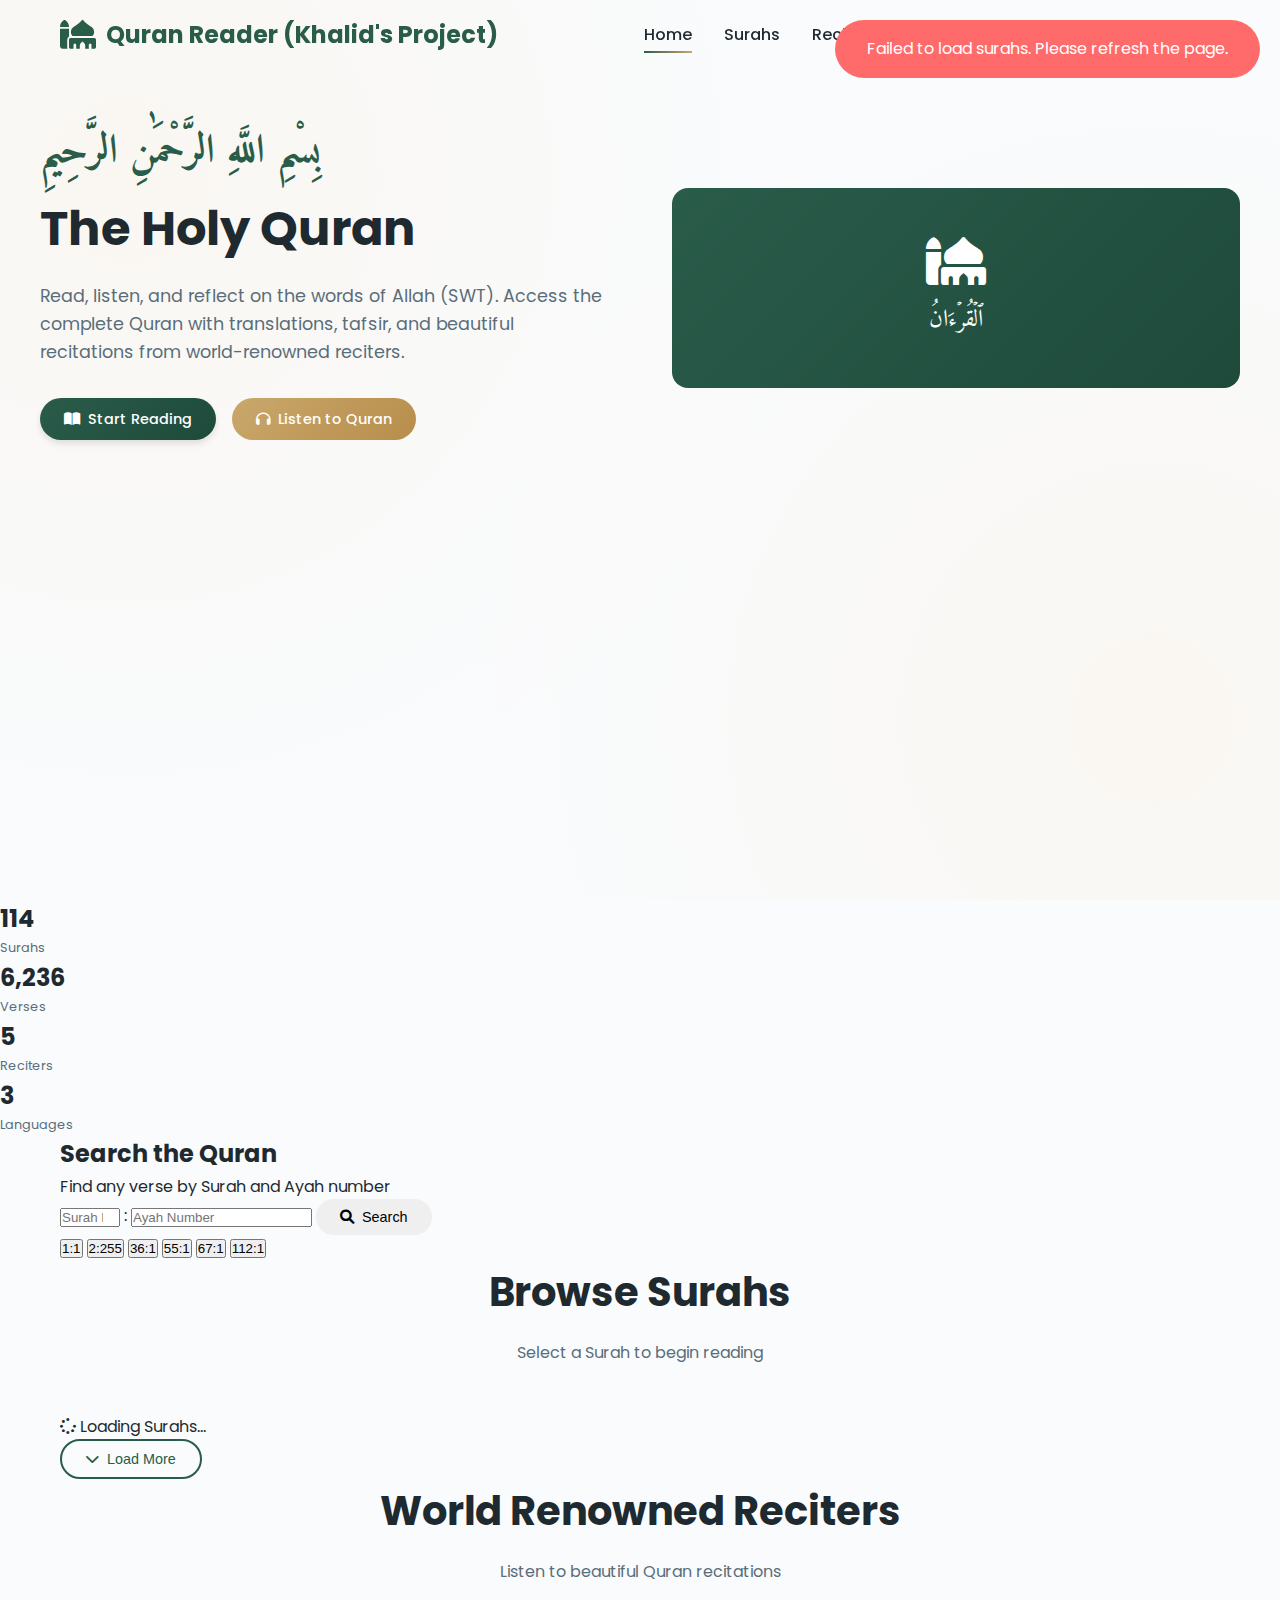
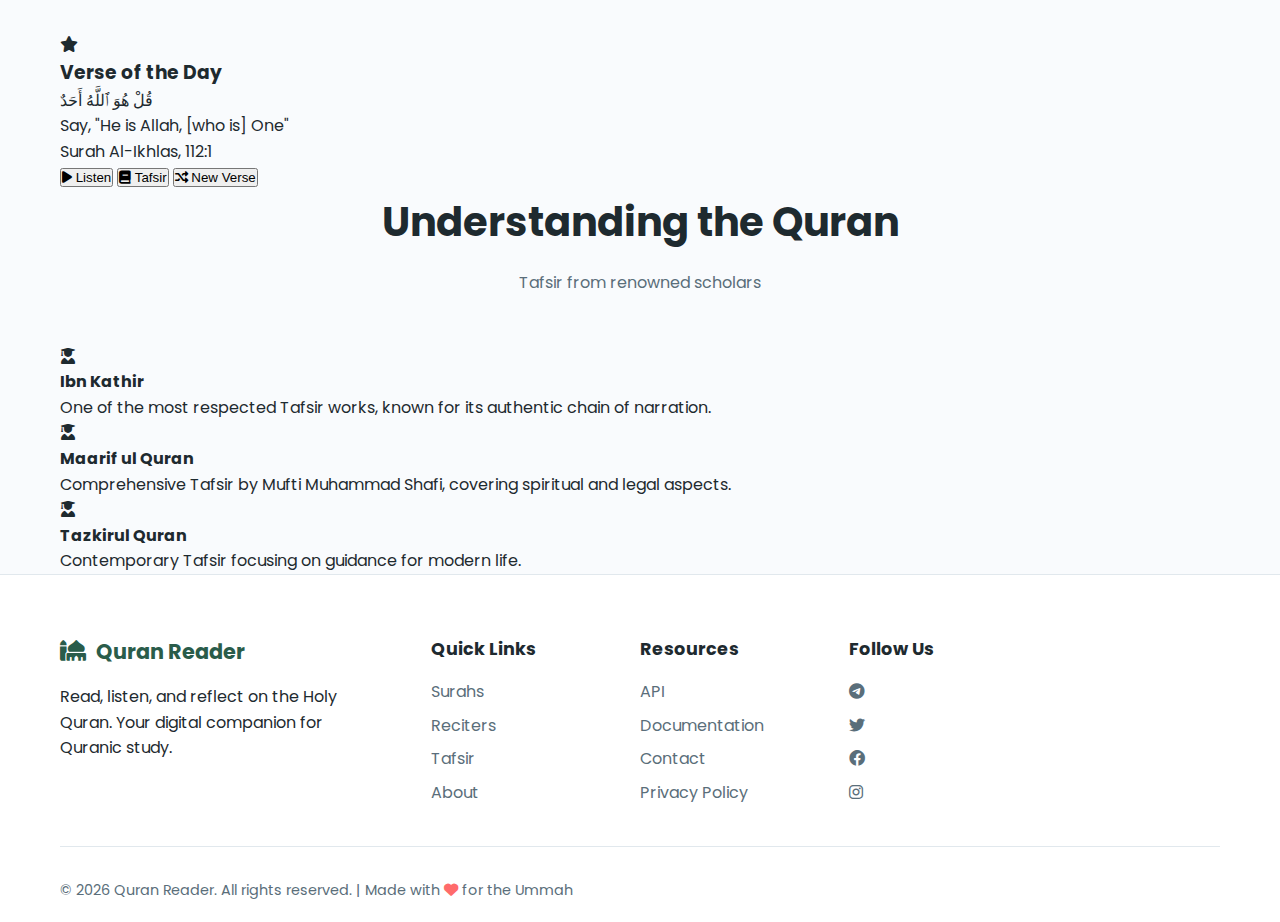
<file: index.html>
<!DOCTYPE html>
<html lang="en">
<head>
    <meta charset="UTF-8">
    <meta name="viewport" content="width=device-width, initial-scale=1.0">
    <title>Quran Reader - Read & Listen to the Holy Quran (Khalid's Project)</title>
    <meta name="description" content="Read, listen, and reflect on the Holy Quran with translations, tafsir, and audio recitations from multiple reciters.">
    <link rel="stylesheet" href="styles.css">
    <link href="https://fonts.googleapis.com/css2?family=Amiri:wght@400;700&family=Poppins:wght@300;400;500;600;700&display=swap" rel="stylesheet">
    <link rel="stylesheet" href="https://cdnjs.cloudflare.com/ajax/libs/font-awesome/6.0.0/css/all.min.css">
</head>
<body>
    <!-- Header & Navigation -->
    <header class="header">
        <nav class="navbar">
            <div class="nav-container">
                <div class="nav-logo">
                    <i class="fas fa-mosque"></i>
                    <span>Quran Reader (Khalid's Project)</span>
                </div>
                <div class="nav-menu">
                    <a href="index.html" class="active">Home</a>
                    <a href="#surahs">Surahs</a>
                    <a href="#reciters">Reciters</a>
                    <a href="#tafsir">Tafsir</a>
                    <a href="#about">About</a>
                </div>
                <div class="nav-actions">
                    <button class="theme-toggle" id="themeToggle">
                        <i class="fas fa-moon"></i>
                    </button>
                    <button class="menu-toggle" id="menuToggle">
                        <i class="fas fa-bars"></i>
                    </button>
                </div>
            </div>
        </nav>
    </header>

    <!-- Hero Section -->
    <section class="hero">
        <div class="hero-content">
            <div class="hero-text">
                <h1 class="arabic">بِسْمِ اللَّهِ الرَّحْمَٰنِ الرَّحِيمِ</h1>
                <h2>The Holy Quran</h2>
                <p>Read, listen, and reflect on the words of Allah (SWT). Access the complete Quran with translations, tafsir, and beautiful recitations from world-renowned reciters.</p>
                <div class="hero-buttons">
                    <a href="#surahs" class="btn btn-primary">
                        <i class="fas fa-book-open"></i>
                        Start Reading
                    </a>
                    <a href="#reciters" class="btn btn-secondary">
                        <i class="fas fa-headphones"></i>
                        Listen to Quran
                    </a>
                </div>
            </div>
            <div class="hero-image">
                <div class="quran-ornament">
                    <i class="fas fa-mosque"></i>
                    <div class="ornament-text">ٱلۡقُرۡءَانُ</div>
                </div>
            </div>
        </div>
    </section>

    <!-- Stats Section -->
    <section class="stats">
        <div class="stats-container">
            <div class="stat-item">
                <div class="stat-number" id="totalSurahs">114</div>
                <div class="stat-label">Surahs</div>
            </div>
            <div class="stat-item">
                <div class="stat-number" id="totalVerses">6,236</div>
                <div class="stat-label">Verses</div>
            </div>
            <div class="stat-item">
                <div class="stat-number" id="totalReciters">5</div>
                <div class="stat-label">Reciters</div>
            </div>
            <div class="stat-item">
                <div class="stat-number" id="totalTranslations">3</div>
                <div class="stat-label">Languages</div>
            </div>
        </div>
    </section>

    <!-- Search Section -->
    <section class="search-section">
        <div class="container">
            <div class="search-header">
                <h2>Search the Quran</h2>
                <p>Find any verse by Surah and Ayah number</p>
            </div>
            <div class="search-box">
                <div class="search-input-wrapper">
                    <input type="number" id="surahInput" placeholder="Surah Number (1-114)" min="1" max="114">
                    <span class="separator">:</span>
                    <input type="number" id="ayahInput" placeholder="Ayah Number" min="1">
                    <button class="btn btn-search" onclick="searchVerse()">
                        <i class="fas fa-search"></i>
                        Search
                    </button>
                </div>
                <div class="quick-search">
                    <button onclick="quickVerse(1,1)">1:1</button>
                    <button onclick="quickVerse(2,255)">2:255</button>
                    <button onclick="quickVerse(36,1)">36:1</button>
                    <button onclick="quickVerse(55,1)">55:1</button>
                    <button onclick="quickVerse(67,1)">67:1</button>
                    <button onclick="quickVerse(112,1)">112:1</button>
                </div>
            </div>
        </div>
    </section>

    <!-- Featured Surahs -->
    <section id="surahs" class="featured-surahs">
        <div class="container">
            <div class="section-header">
                <h2>Browse Surahs</h2>
                <p>Select a Surah to begin reading</p>
            </div>
            <div class="surah-grid" id="surahGrid">
                <!-- Surahs will be loaded here via JavaScript -->
                <div class="loading-spinner">
                    <i class="fas fa-spinner fa-spin"></i>
                    <span>Loading Surahs...</span>
                </div>
            </div>
            <div class="load-more">
                <button id="loadMoreBtn" class="btn btn-outline">
                    <i class="fas fa-chevron-down"></i>
                    Load More
                </button>
            </div>
        </div>
    </section>

    <!-- Reciters Section -->
    <section id="reciters" class="reciters-section">
        <div class="container">
            <div class="section-header">
                <h2>World Renowned Reciters</h2>
                <p>Listen to beautiful Quran recitations</p>
            </div>
            <div class="reciters-grid" id="recitersGrid">
                <!-- Reciters will be loaded here -->
            </div>
        </div>
    </section>

    <!-- Daily Verse Section -->
    <section class="daily-verse">
        <div class="container">
            <div class="verse-card">
                <div class="verse-icon">
                    <i class="fas fa-star"></i>
                </div>
                <h3>Verse of the Day</h3>
                <div class="arabic-verse" id="dailyArabic">قُلْ هُوَ ٱللَّهُ أَحَدٌ</div>
                <div class="translation-verse" id="dailyTranslation">Say, "He is Allah, [who is] One"</div>
                <div class="verse-reference" id="dailyReference">Surah Al-Ikhlas, 112:1</div>
                <div class="verse-actions">
                    <button class="btn-verse" onclick="playDailyVerse()">
                        <i class="fas fa-play"></i> Listen
                    </button>
                    <button class="btn-verse" onclick="showTafsir(112,1)">
                        <i class="fas fa-book"></i> Tafsir
                    </button>
                    <button class="btn-verse" onclick="newDailyVerse()">
                        <i class="fas fa-random"></i> New Verse
                    </button>
                </div>
            </div>
        </div>
    </section>

    <!-- Tafsir Section -->
    <section id="tafsir" class="tafsir-section">
        <div class="container">
            <div class="section-header">
                <h2>Understanding the Quran</h2>
                <p>Tafsir from renowned scholars</p>
            </div>
            <div class="tafsir-showcase">
                <div class="scholar-card">
                    <i class="fas fa-user-graduate"></i>
                    <h4>Ibn Kathir</h4>
                    <p>One of the most respected Tafsir works, known for its authentic chain of narration.</p>
                </div>
                <div class="scholar-card">
                    <i class="fas fa-user-graduate"></i>
                    <h4>Maarif ul Quran</h4>
                    <p>Comprehensive Tafsir by Mufti Muhammad Shafi, covering spiritual and legal aspects.</p>
                </div>
                <div class="scholar-card">
                    <i class="fas fa-user-graduate"></i>
                    <h4>Tazkirul Quran</h4>
                    <p>Contemporary Tafsir focusing on guidance for modern life.</p>
                </div>
            </div>
        </div>
    </section>

    <!-- Verse Display Modal -->
    <div id="verseModal" class="modal">
        <div class="modal-content">
            <div class="modal-header">
                <h3 id="modalSurahName"></h3>
                <button class="close-modal" onclick="closeModal()">&times;</button>
            </div>
            <div class="modal-body">
                <div class="verse-arabic" id="modalArabic"></div>
                <div class="verse-translation" id="modalTranslation"></div>
                <div class="verse-audio">
                    <h4>Listen to Recitation</h4>
                    <div class="audio-controls" id="audioControls"></div>
                </div>
                <div class="verse-tafsir" id="modalTafsir"></div>
            </div>
            <div class="modal-footer">
                <button class="btn btn-primary" onclick="playAudio()">
                    <i class="fas fa-play"></i> Play
                </button>
                <button class="btn btn-secondary" onclick="shareVerse()">
                    <i class="fas fa-share"></i> Share
                </button>
            </div>
        </div>
    </div>

    <!-- Footer -->
    <footer class="footer">
        <div class="container">
            <div class="footer-content">
                <div class="footer-section">
                    <div class="footer-logo">
                        <i class="fas fa-mosque"></i>
                        <span>Quran Reader</span>
                    </div>
                    <p>Read, listen, and reflect on the Holy Quran. Your digital companion for Quranic study.</p>
                </div>
                <div class="footer-section">
                    <h4>Quick Links</h4>
                    <a href="#surahs">Surahs</a>
                    <a href="#reciters">Reciters</a>
                    <a href="#tafsir">Tafsir</a>
                    <a href="#about">About</a>
                </div>
                <div class="footer-section">
                    <h4>Resources</h4>
                    <a href="#">API</a>
                    <a href="#">Documentation</a>
                    <a href="#">Contact</a>
                    <a href="#">Privacy Policy</a>
                </div>
                <div class="footer-section">
                    <h4>Follow Us</h4>
                    <div class="social-links">
                        <a href="#"><i class="fab fa-telegram"></i></a>
                        <a href="#"><i class="fab fa-twitter"></i></a>
                        <a href="#"><i class="fab fa-facebook"></i></a>
                        <a href="#"><i class="fab fa-instagram"></i></a>
                    </div>
                </div>
            </div>
            <div class="footer-bottom">
                <p>&copy; 2026 Quran Reader. All rights reserved. | Made with <i class="fas fa-heart" style="color: #ff6b6b;"></i> for the Ummah</p>
            </div>
        </div>
    </footer>

    <script src="script.js"></script>
</body>
</html>
</file>
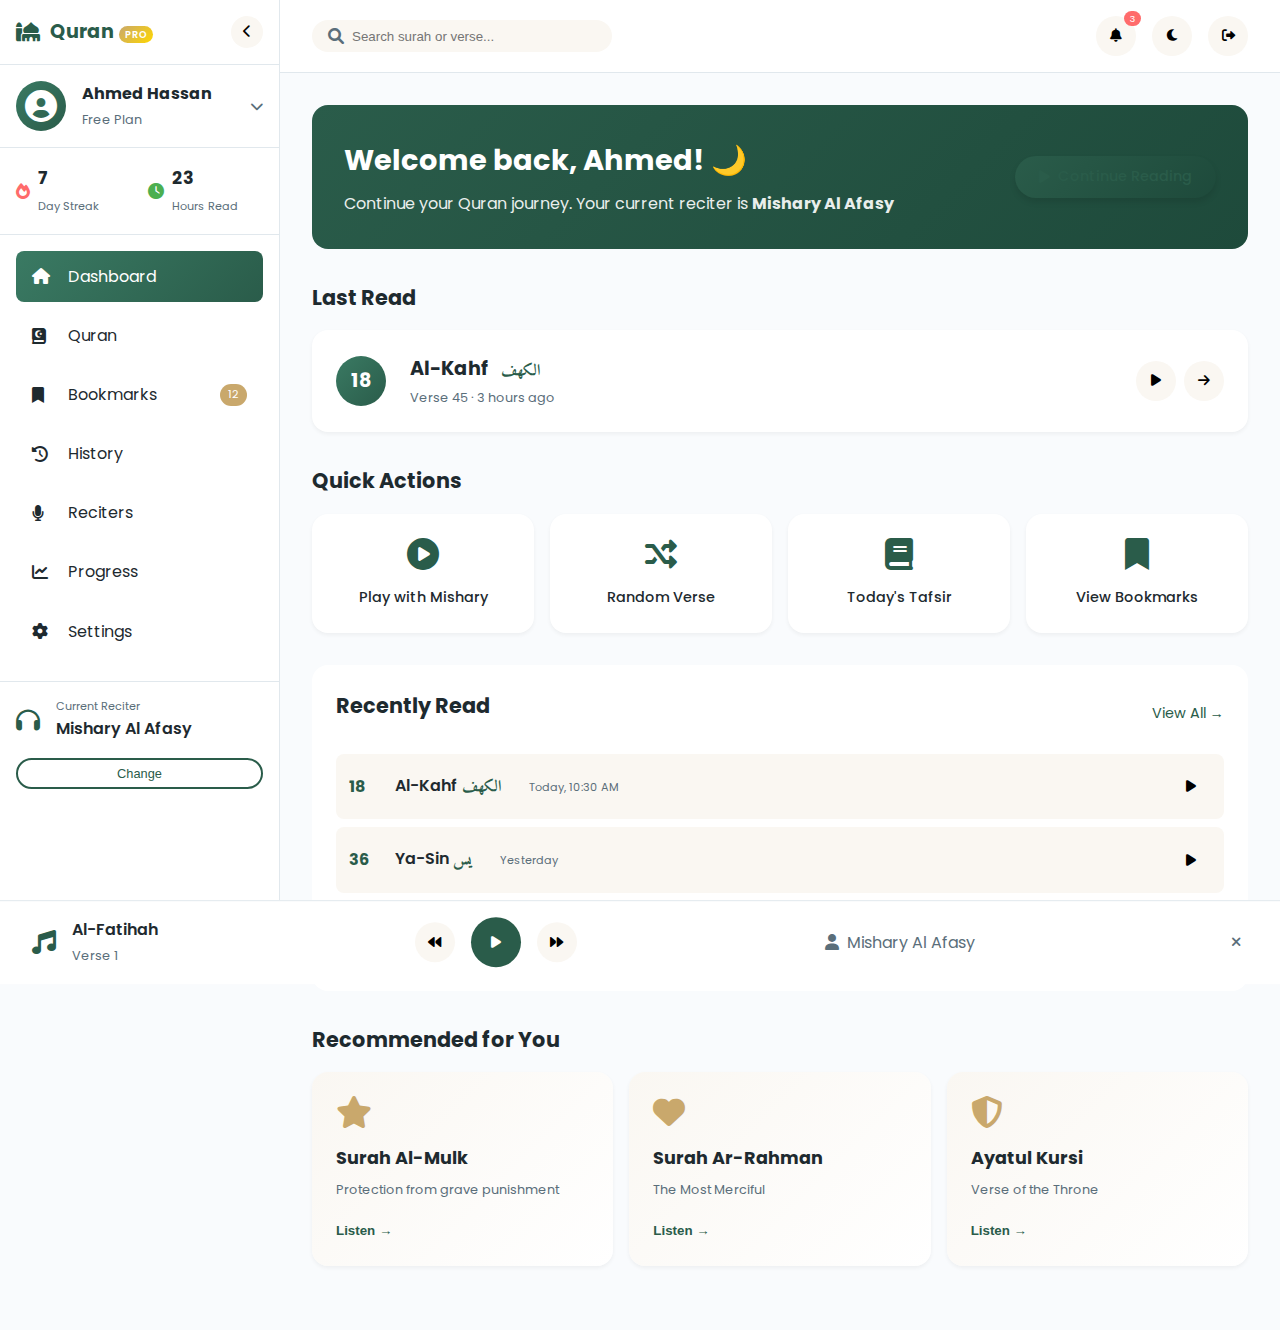
<file: dashboard.html>
<!DOCTYPE html>
<html lang="en">
<head>
    <meta charset="UTF-8">
    <meta name="viewport" content="width=device-width, initial-scale=1.0">
    <title>Dashboard - Quran Reader Pro</title>
    <link rel="stylesheet" href="styles.css">
    <link href="https://fonts.googleapis.com/css2?family=Amiri:wght@400;700&family=Poppins:wght@300;400;500;600;700&display=swap" rel="stylesheet">
    <link rel="stylesheet" href="https://cdnjs.cloudflare.com/ajax/libs/font-awesome/6.0.0/css/all.min.css">
</head>
<body class="dashboard-page">
    <!-- Sidebar -->
    <div class="dashboard-container">
        <aside class="sidebar" id="sidebar">
            <div class="sidebar-header">
                <div class="sidebar-logo">
                    <i class="fas fa-mosque"></i>
                    <span>Quran<span class="pro-badge">PRO</span></span>
                </div>
                <button class="sidebar-toggle" onclick="toggleSidebar()">
                    <i class="fas fa-chevron-left"></i>
                </button>
            </div>

            <div class="user-profile">
                <div class="user-avatar">
                    <i class="fas fa-user-circle"></i>
                </div>
                <div class="user-info">
                    <h4>Ahmed Hassan</h4>
                    <p>Free Plan</p>
                </div>
                <button class="user-menu-btn">
                    <i class="fas fa-chevron-down"></i>
                </button>
            </div>

            <div class="quick-stats">
                <div class="stat-item">
                    <i class="fas fa-fire" style="color: #FF6B6B;"></i>
                    <div>
                        <span class="stat-value">7</span>
                        <span class="stat-label">Day Streak</span>
                    </div>
                </div>
                <div class="stat-item">
                    <i class="fas fa-clock" style="color: #4CAF50;"></i>
                    <div>
                        <span class="stat-value">23</span>
                        <span class="stat-label">Hours Read</span>
                    </div>
                </div>
            </div>

            <nav class="sidebar-nav">
                <a href="dashboard.html" class="nav-item active">
                    <i class="fas fa-home"></i>
                    <span>Dashboard</span>
                </a>
                <a href="quran.html" class="nav-item">
                    <i class="fas fa-quran"></i>
                    <span>Quran</span>
                </a>
                <a href="bookmarks.html" class="nav-item">
                    <i class="fas fa-bookmark"></i>
                    <span>Bookmarks</span>
                    <span class="badge">12</span>
                </a>
                <a href="history.html" class="nav-item">
                    <i class="fas fa-history"></i>
                    <span>History</span>
                </a>
                <a href="reciters.html" class="nav-item">
                    <i class="fas fa-microphone"></i>
                    <span>Reciters</span>
                </a>
                <a href="progress.html" class="nav-item">
                    <i class="fas fa-chart-line"></i>
                    <span>Progress</span>
                </a>
                <a href="settings.html" class="nav-item">
                    <i class="fas fa-cog"></i>
                    <span>Settings</span>
                </a>
            </nav>

            <div class="sidebar-footer">
                <div class="current-reciter">
                    <i class="fas fa-headphones"></i>
                    <div>
                        <span class="label">Current Reciter</span>
                        <span class="value" id="currentReciter">Mishary Al Afasy</span>
                    </div>
                </div>
                <button class="btn btn-outline btn-sm btn-block" onclick="changeReciter()">
                    Change
                </button>
            </div>
        </aside>

        <!-- Main Content -->
        <main class="main-content">
            <header class="dashboard-header">
                <div class="header-search">
                    <i class="fas fa-search"></i>
                    <input type="text" placeholder="Search surah or verse...">
                </div>
                <div class="header-actions">
                    <button class="header-btn">
                        <i class="fas fa-bell"></i>
                        <span class="notification-badge">3</span>
                    </button>
                    <button class="header-btn" onclick="toggleTheme()">
                        <i class="fas fa-moon"></i>
                    </button>
                    <button class="header-btn" onclick="logout()">
                        <i class="fas fa-sign-out-alt"></i>
                    </button>
                </div>
            </header>

            <div class="dashboard-content">
                <!-- Welcome Banner -->
                <div class="welcome-banner">
                    <div>
                        <h1>Welcome back, Ahmed! 🌙</h1>
                        <p>Continue your Quran journey. Your current reciter is <strong>Mishary Al Afasy</strong></p>
                    </div>
                    <a href="quran.html" class="btn btn-primary">
                        <i class="fas fa-play"></i>
                        Continue Reading
                    </a>
                </div>

                <!-- Last Read Section -->
                <div class="last-read">
                    <h2>Last Read</h2>
                    <div class="last-read-card">
                        <div class="surah-info">
                            <span class="surah-number">18</span>
                            <div>
                                <h3>Al-Kahf <span class="arabic-small">الكهف</span></h3>
                                <p>Verse 45 · 3 hours ago</p>
                            </div>
                        </div>
                        <div class="last-read-actions">
                            <button class="btn-icon" onclick="playVerse(18,45)">
                                <i class="fas fa-play"></i>
                            </button>
                            <button class="btn-icon" onclick="continueReading(18,45)">
                                <i class="fas fa-arrow-right"></i>
                            </button>
                        </div>
                    </div>
                </div>

                <!-- Quick Actions -->
                <div class="quick-actions">
                    <h2>Quick Actions</h2>
                    <div class="action-grid">
                        <a href="surah.html?id=1" class="action-card">
                            <i class="fas fa-play-circle"></i>
                            <span>Play with Mishary</span>
                        </a>
                        <a href="random.html" class="action-card">
                            <i class="fas fa-random"></i>
                            <span>Random Verse</span>
                        </a>
                        <a href="tafsir.html" class="action-card">
                            <i class="fas fa-book"></i>
                            <span>Today's Tafsir</span>
                        </a>
                        <a href="bookmarks.html" class="action-card">
                            <i class="fas fa-bookmark"></i>
                            <span>View Bookmarks</span>
                        </a>
                    </div>
                </div>

                <!-- Recently Read Surahs -->
                <div class="recent-surahs">
                    <div class="section-header">
                        <h2>Recently Read</h2>
                        <a href="history.html" class="view-all">View All →</a>
                    </div>
                    <div class="surah-list">
                        <div class="surah-item">
                            <span class="surah-num">18</span>
                            <div class="surah-details">
                                <span class="surah-name">Al-Kahf <span class="arabic">الكهف</span></span>
                                <span class="read-date">Today, 10:30 AM</span>
                            </div>
                            <button class="btn-icon" onclick="playSurah(18)">
                                <i class="fas fa-play"></i>
                            </button>
                        </div>
                        <div class="surah-item">
                            <span class="surah-num">36</span>
                            <div class="surah-details">
                                <span class="surah-name">Ya-Sin <span class="arabic">يس</span></span>
                                <span class="read-date">Yesterday</span>
                            </div>
                            <button class="btn-icon" onclick="playSurah(36)">
                                <i class="fas fa-play"></i>
                            </button>
                        </div>
                        <div class="surah-item">
                            <span class="surah-num">67</span>
                            <div class="surah-details">
                                <span class="surah-name">Al-Mulk <span class="arabic">الملك</span></span>
                                <span class="read-date">2 days ago</span>
                            </div>
                            <button class="btn-icon" onclick="playSurah(67)">
                                <i class="fas fa-play"></i>
                            </button>
                        </div>
                    </div>
                </div>

                <!-- Recommended -->
                <div class="recommended">
                    <h2>Recommended for You</h2>
                    <div class="recommended-grid">
                        <div class="recommend-card">
                            <i class="fas fa-star"></i>
                            <h4>Surah Al-Mulk</h4>
                            <p>Protection from grave punishment</p>
                            <button onclick="playSurah(67)">Listen →</button>
                        </div>
                        <div class="recommend-card">
                            <i class="fas fa-heart"></i>
                            <h4>Surah Ar-Rahman</h4>
                            <p>The Most Merciful</p>
                            <button onclick="playSurah(55)">Listen →</button>
                        </div>
                        <div class="recommend-card">
                            <i class="fas fa-shield"></i>
                            <h4>Ayatul Kursi</h4>
                            <p>Verse of the Throne</p>
                            <button onclick="playVerse(2,255)">Listen →</button>
                        </div>
                    </div>
                </div>
            </div>
        </main>
    </div>

    <!-- Now Playing Bar -->
    <div class="now-playing" id="nowPlaying">
        <div class="now-playing-info">
            <i class="fas fa-music"></i>
            <div>
                <span class="surah-name">Al-Fatihah</span>
                <span class="verse-num">Verse 1</span>
            </div>
        </div>
        <div class="now-playing-controls">
            <button onclick="previousVerse()"><i class="fas fa-backward"></i></button>
            <button onclick="togglePlay()" class="play-btn"><i class="fas fa-play"></i></button>
            <button onclick="nextVerse()"><i class="fas fa-forward"></i></button>
        </div>
        <div class="now-playing-reciter">
            <i class="fas fa-user"></i>
            <span>Mishary Al Afasy</span>
        </div>
        <button class="close-now-playing" onclick="closeNowPlaying()">
            <i class="fas fa-times"></i>
        </button>
    </div>

    <script>
        let isPlaying = false;
        let audio = null;

        function toggleSidebar() {
            document.getElementById('sidebar').classList.toggle('collapsed');
        }

        function changeReciter() {
            window.location.href = 'reciters.html';
        }

        function playSurah(surahNo) {
            // Play surah with user's default reciter
            const reciter = localStorage.getItem('defaultReciter') || '1';
            alert(`Playing Surah ${surahNo} with your default reciter`);
            showNowPlaying();
        }

        function playVerse(surahNo, verseNo) {
            const reciter = localStorage.getItem('defaultReciter') || '1';
            alert(`Playing ${surahNo}:${verseNo} with your default reciter`);
            showNowPlaying();
        }

        function continueReading(surahNo, verseNo) {
            window.location.href = `surah.html?id=${surahNo}#verse-${verseNo}`;
        }

        function showNowPlaying() {
            document.getElementById('nowPlaying').classList.add('show');
        }

        function closeNowPlaying() {
            document.getElementById('nowPlaying').classList.remove('show');
            if (audio) {
                audio.pause();
                audio = null;
            }
        }

        function togglePlay() {
            const playBtn = document.querySelector('.now-playing-controls .play-btn i');
            if (isPlaying) {
                playBtn.classList.remove('fa-pause');
                playBtn.classList.add('fa-play');
                if (audio) audio.pause();
            } else {
                playBtn.classList.remove('fa-play');
                playBtn.classList.add('fa-pause');
                // Play audio logic here
            }
            isPlaying = !isPlaying;
        }

        function logout() {
            if (confirm('Are you sure you want to logout?')) {
                localStorage.removeItem('user');
                window.location.href = 'index.html';
            }
        }

        // Initialize user data
        document.addEventListener('DOMContentLoaded', function() {
            // Check if user is logged in
            const urlParams = new URLSearchParams(window.location.search);
            if (urlParams.get('welcome') === 'true') {
                alert('Welcome to Quran Reader Pro! Your account has been created successfully.');
            }
        });
    </script>
</body>
</html>
</file>
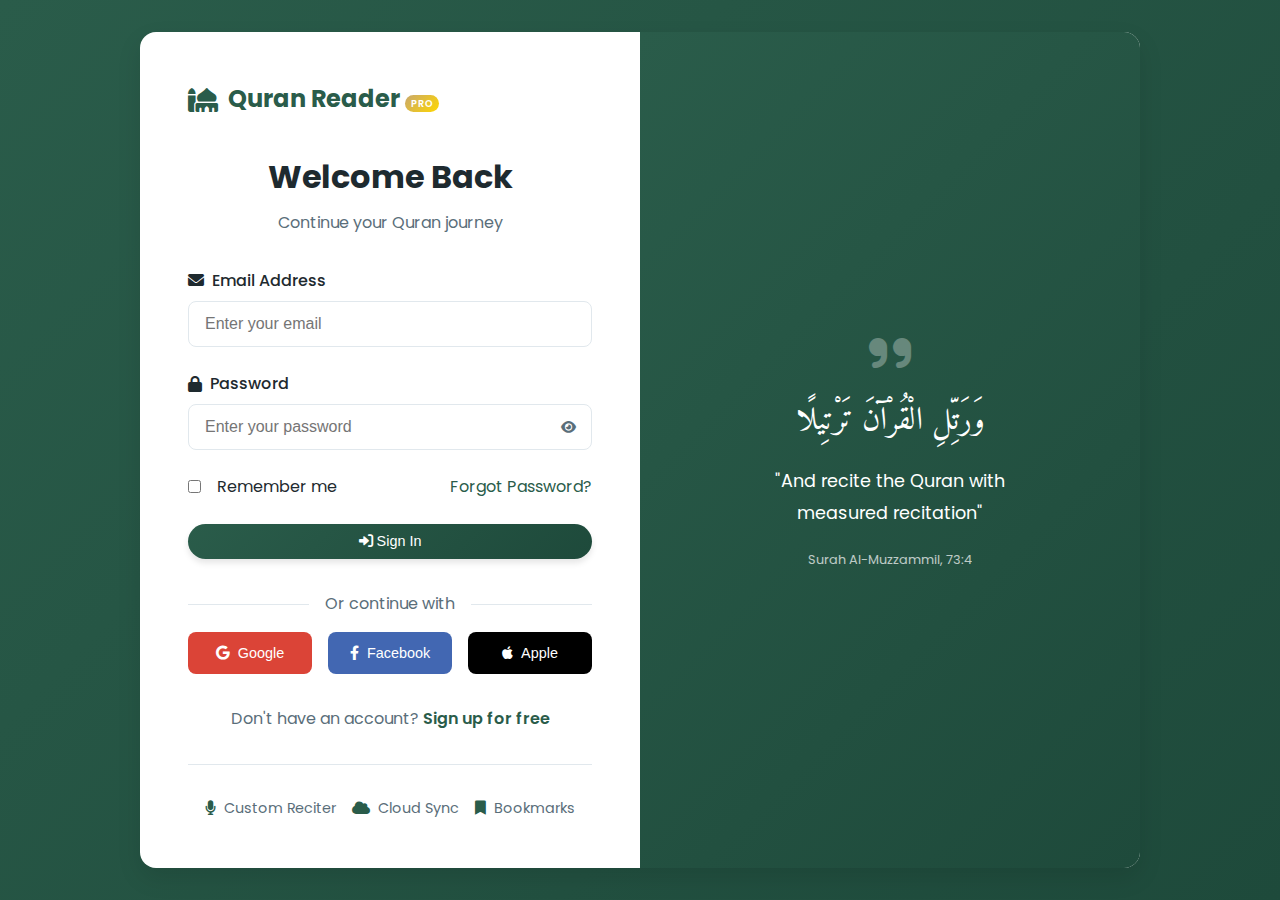
<file: login.html>
<!DOCTYPE html>
<html lang="en">
<head>
    <meta charset="UTF-8">
    <meta name="viewport" content="width=device-width, initial-scale=1.0">
    <title>Login - Quran Reader Pro</title>
    <link rel="stylesheet" href="styles.css">
    <link href="https://fonts.googleapis.com/css2?family=Amiri:wght@400;700&family=Poppins:wght@300;400;500;600;700&display=swap" rel="stylesheet">
    <link rel="stylesheet" href="https://cdnjs.cloudflare.com/ajax/libs/font-awesome/6.0.0/css/all.min.css">
</head>
<body class="auth-page">
    <div class="auth-container">
        <div class="auth-card animate__animated animate__fadeIn">
            <div class="auth-header">
                <div class="auth-logo">
                    <i class="fas fa-mosque"></i>
                    <span>Quran Reader<span class="pro-badge">PRO</span></span>
                </div>
                <h2>Welcome Back</h2>
                <p>Continue your Quran journey</p>
            </div>

            <div class="auth-body">
                <form id="loginForm" onsubmit="handleLogin(event)">
                    <div class="form-group">
                        <label for="email">
                            <i class="fas fa-envelope"></i>
                            Email Address
                        </label>
                        <input type="email" id="email" name="email" placeholder="Enter your email" required>
                    </div>

                    <div class="form-group">
                        <label for="password">
                            <i class="fas fa-lock"></i>
                            Password
                        </label>
                        <div class="password-input">
                            <input type="password" id="password" name="password" placeholder="Enter your password" required>
                            <button type="button" class="password-toggle" onclick="togglePassword('password')">
                                <i class="fas fa-eye"></i>
                            </button>
                        </div>
                    </div>

                    <div class="form-options">
                        <label class="checkbox-container">
                            <input type="checkbox" name="remember">
                            <span class="checkmark"></span>
                            Remember me
                        </label>
                        <a href="forgot-password.html" class="forgot-link">Forgot Password?</a>
                    </div>

                    <button type="submit" class="btn btn-primary btn-block" id="loginBtn">
                        <i class="fas fa-sign-in-alt"></i>
                        Sign In
                    </button>

                    <div class="social-login">
                        <p>Or continue with</p>
                        <div class="social-buttons">
                            <button type="button" class="social-btn google" onclick="socialLogin('google')">
                                <i class="fab fa-google"></i>
                                Google
                            </button>
                            <button type="button" class="social-btn facebook" onclick="socialLogin('facebook')">
                                <i class="fab fa-facebook-f"></i>
                                Facebook
                            </button>
                            <button type="button" class="social-btn apple" onclick="socialLogin('apple')">
                                <i class="fab fa-apple"></i>
                                Apple
                            </button>
                        </div>
                    </div>
                </form>
            </div>

            <div class="auth-footer">
                <p>Don't have an account? <a href="signup.html">Sign up for free</a></p>
            </div>

            <div class="auth-features">
                <div class="feature">
                    <i class="fas fa-microphone"></i>
                    <span>Custom Reciter</span>
                </div>
                <div class="feature">
                    <i class="fas fa-cloud"></i>
                    <span>Cloud Sync</span>
                </div>
                <div class="feature">
                    <i class="fas fa-bookmark"></i>
                    <span>Bookmarks</span>
                </div>
            </div>
        </div>

        <div class="auth-quote">
            <div class="quote-content">
                <i class="fas fa-quote-right"></i>
                <p class="arabic">وَرَتِّلِ الْقُرْآنَ تَرْتِيلًا</p>
                <p>"And recite the Quran with measured recitation"</p>
                <small>Surah Al-Muzzammil, 73:4</small>
            </div>
        </div>
    </div>

    <script>
        function togglePassword(inputId) {
            const input = document.getElementById(inputId);
            const icon = event.currentTarget.querySelector('i');
            
            if (input.type === 'password') {
                input.type = 'text';
                icon.classList.remove('fa-eye');
                icon.classList.add('fa-eye-slash');
            } else {
                input.type = 'password';
                icon.classList.remove('fa-eye-slash');
                icon.classList.add('fa-eye');
            }
        }

        async function handleLogin(event) {
            event.preventDefault();
            
            const email = document.getElementById('email').value;
            const password = document.getElementById('password').value;
            const remember = document.querySelector('input[name="remember"]').checked;
            
            const btn = document.getElementById('loginBtn');
            btn.innerHTML = '<i class="fas fa-spinner fa-spin"></i> Signing in...';
            btn.disabled = true;

            try {
                // Here you would integrate with your auth backend
                // For demo, we'll simulate login
                await new Promise(resolve => setTimeout(resolve, 1500));
                
                // Store user session
                if (remember) {
                    localStorage.setItem('rememberEmail', email);
                }
                
                // Redirect to dashboard
                window.location.href = 'dashboard.html';
            } catch (error) {
                alert('Login failed. Please try again.');
            } finally {
                btn.innerHTML = '<i class="fas fa-sign-in-alt"></i> Sign In';
                btn.disabled = false;
            }
        }

        function socialLogin(provider) {
            alert(`${provider} login will be integrated with Firebase/Auth0`);
        }
    </script>
</body>
</html>
</file>
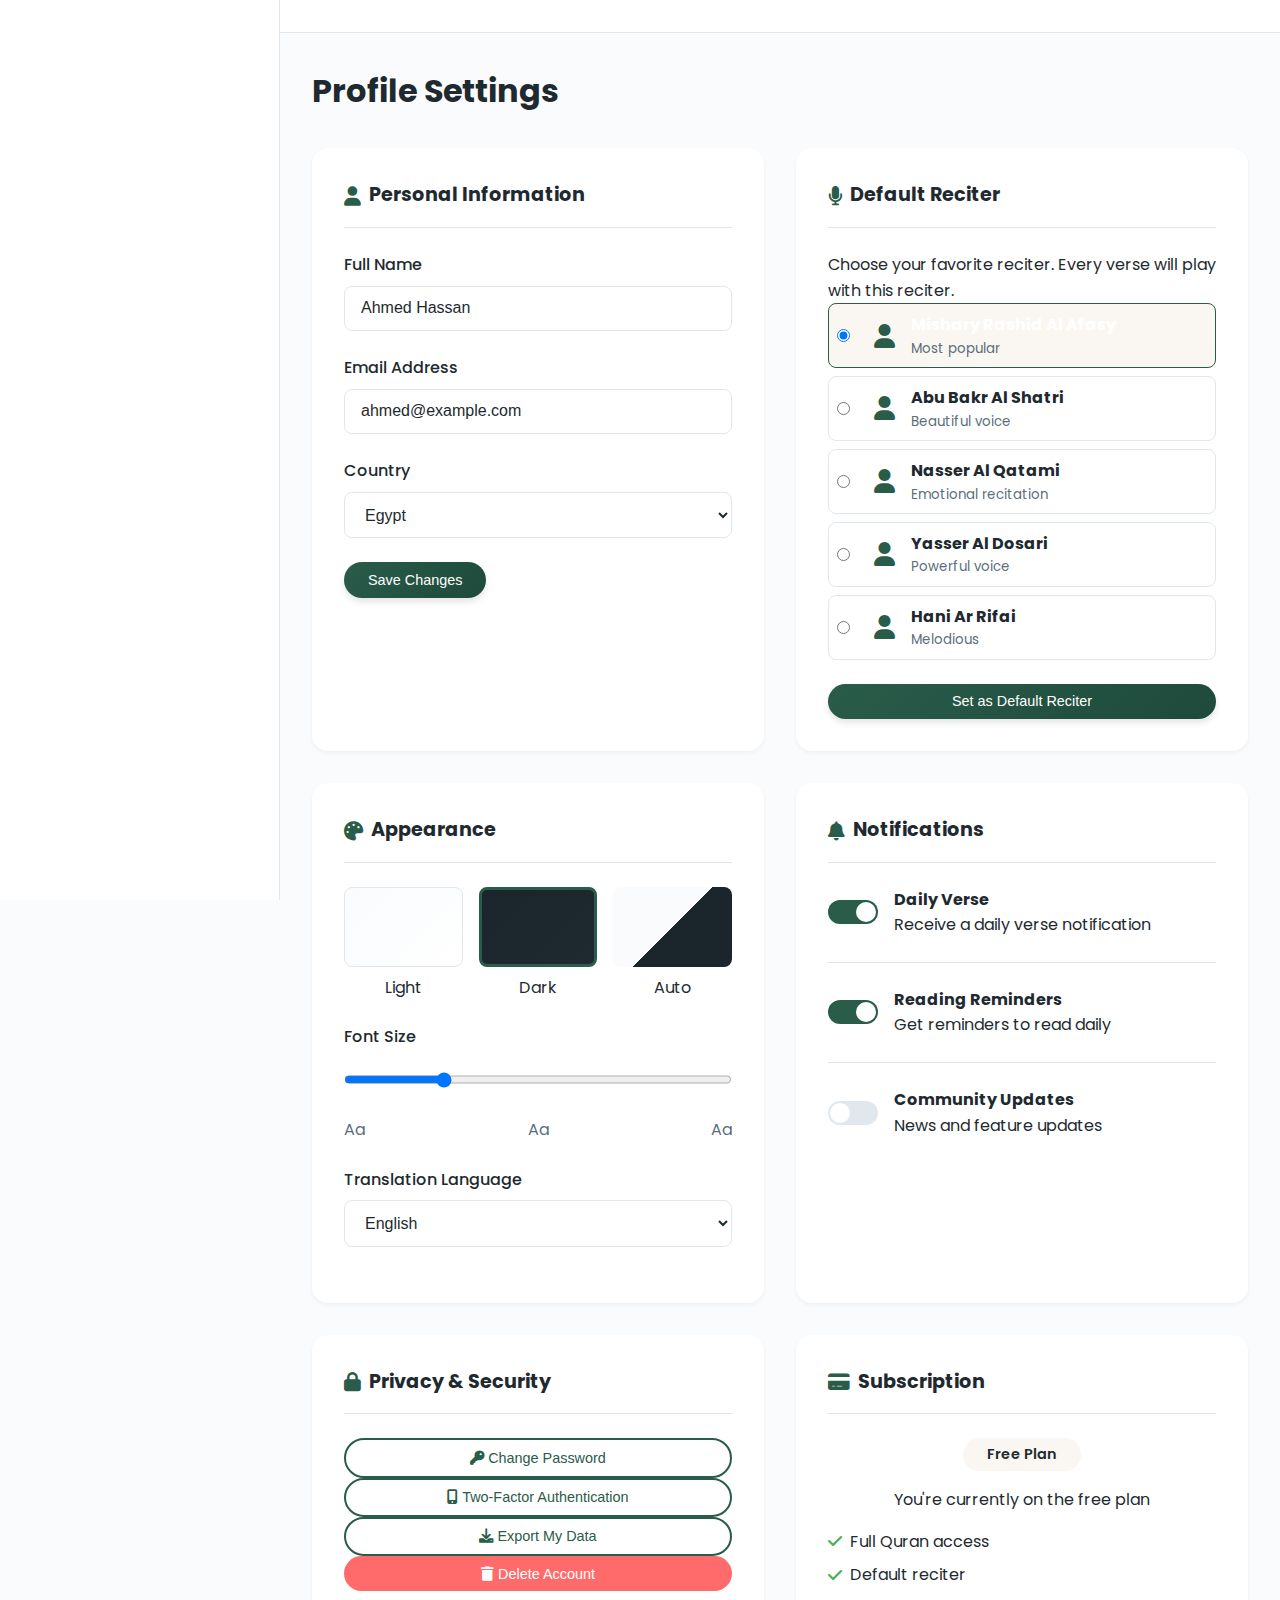
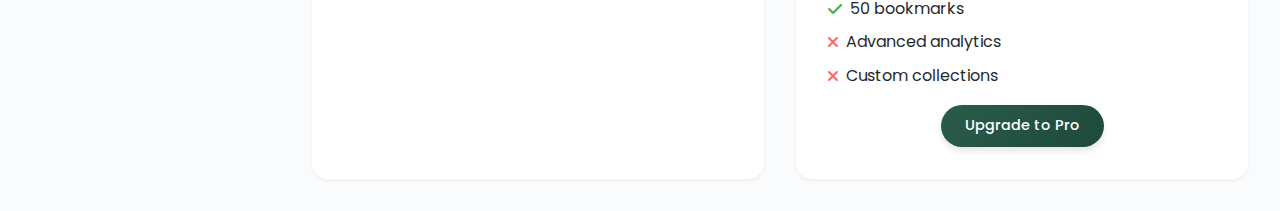
<file: profile.html>
<!DOCTYPE html>
<html lang="en">
<head>
    <meta charset="UTF-8">
    <meta name="viewport" content="width=device-width, initial-scale=1.0">
    <title>Profile Settings - Quran Reader Pro</title>
    <link rel="stylesheet" href="styles.css">
    <link href="https://fonts.googleapis.com/css2?family=Amiri:wght@400;700&family=Poppins:wght@300;400;500;600;700&display=swap" rel="stylesheet">
    <link rel="stylesheet" href="https://cdnjs.cloudflare.com/ajax/libs/font-awesome/6.0.0/css/all.min.css">
</head>
<body class="dashboard-page">
    <div class="dashboard-container">
        <!-- Same sidebar as dashboard -->
        <aside class="sidebar" id="sidebar">
            <!-- ... sidebar content ... -->
        </aside>

        <main class="main-content">
            <header class="dashboard-header">
                <!-- ... header content ... -->
            </header>

            <div class="dashboard-content">
                <div class="profile-settings">
                    <h1>Profile Settings</h1>
                    
                    <div class="settings-grid">
                        <div class="settings-card">
                            <h3><i class="fas fa-user"></i> Personal Information</h3>
                            <form id="profileForm">
                                <div class="form-group">
                                    <label>Full Name</label>
                                    <input type="text" value="Ahmed Hassan" placeholder="Enter your full name">
                                </div>
                                <div class="form-group">
                                    <label>Email Address</label>
                                    <input type="email" value="ahmed@example.com" placeholder="Enter your email">
                                </div>
                                <div class="form-group">
                                    <label>Country</label>
                                    <select>
                                        <option>Egypt</option>
                                        <option>Saudi Arabia</option>
                                        <option>UAE</option>
                                        <option>USA</option>
                                        <option>UK</option>
                                    </select>
                                </div>
                                <button type="submit" class="btn btn-primary">Save Changes</button>
                            </form>
                        </div>

                        <div class="settings-card">
                            <h3><i class="fas fa-microphone"></i> Default Reciter</h3>
                            <p>Choose your favorite reciter. Every verse will play with this reciter.</p>
                            
                            <div class="reciter-selector">
                                <div class="reciter-option active">
                                    <input type="radio" name="reciter" id="reciter1" checked>
                                    <label for="reciter1">
                                        <i class="fas fa-user"></i>
                                        <div>
                                            <strong>Mishary Rashid Al Afasy</strong>
                                            <small>Most popular</small>
                                        </div>
                                    </label>
                                </div>
                                <div class="reciter-option">
                                    <input type="radio" name="reciter" id="reciter2">
                                    <label for="reciter2">
                                        <i class="fas fa-user"></i>
                                        <div>
                                            <strong>Abu Bakr Al Shatri</strong>
                                            <small>Beautiful voice</small>
                                        </div>
                                    </label>
                                </div>
                                <div class="reciter-option">
                                    <input type="radio" name="reciter" id="reciter3">
                                    <label for="reciter3">
                                        <i class="fas fa-user"></i>
                                        <div>
                                            <strong>Nasser Al Qatami</strong>
                                            <small>Emotional recitation</small>
                                        </div>
                                    </label>
                                </div>
                                <div class="reciter-option">
                                    <input type="radio" name="reciter" id="reciter4">
                                    <label for="reciter4">
                                        <i class="fas fa-user"></i>
                                        <div>
                                            <strong>Yasser Al Dosari</strong>
                                            <small>Powerful voice</small>
                                        </div>
                                    </label>
                                </div>
                                <div class="reciter-option">
                                    <input type="radio" name="reciter" id="reciter5">
                                    <label for="reciter5">
                                        <i class="fas fa-user"></i>
                                        <div>
                                            <strong>Hani Ar Rifai</strong>
                                            <small>Melodious</small>
                                        </div>
                                    </label>
                                </div>
                            </div>

                            <button class="btn btn-primary btn-block" onclick="saveReciter()">
                                Set as Default Reciter
                            </button>
                        </div>

                        <div class="settings-card">
                            <h3><i class="fas fa-palette"></i> Appearance</h3>
                            
                            <div class="theme-options">
                                <div class="theme-option" onclick="setTheme('light')">
                                    <div class="theme-preview light"></div>
                                    <span>Light</span>
                                </div>
                                <div class="theme-option active" onclick="setTheme('dark')">
                                    <div class="theme-preview dark"></div>
                                    <span>Dark</span>
                                </div>
                                <div class="theme-option" onclick="setTheme('auto')">
                                    <div class="theme-preview auto"></div>
                                    <span>Auto</span>
                                </div>
                            </div>

                            <div class="form-group">
                                <label>Font Size</label>
                                <input type="range" min="14" max="32" value="18" id="fontSize">
                                <div class="range-labels">
                                    <span>Aa</span>
                                    <span>Aa</span>
                                    <span>Aa</span>
                                </div>
                            </div>

                            <div class="form-group">
                                <label>Translation Language</label>
                                <select>
                                    <option>English</option>
                                    <option>Urdu</option>
                                    <option>Bengali</option>
                                    <option>French</option>
                                    <option>German</option>
                                </select>
                            </div>
                        </div>

                        <div class="settings-card">
                            <h3><i class="fas fa-bell"></i> Notifications</h3>
                            
                            <div class="notification-option">
                                <label class="switch">
                                    <input type="checkbox" checked>
                                    <span class="slider"></span>
                                </label>
                                <div>
                                    <strong>Daily Verse</strong>
                                    <p>Receive a daily verse notification</p>
                                </div>
                            </div>

                            <div class="notification-option">
                                <label class="switch">
                                    <input type="checkbox" checked>
                                    <span class="slider"></span>
                                </label>
                                <div>
                                    <strong>Reading Reminders</strong>
                                    <p>Get reminders to read daily</p>
                                </div>
                            </div>

                            <div class="notification-option">
                                <label class="switch">
                                    <input type="checkbox">
                                    <span class="slider"></span>
                                </label>
                                <div>
                                    <strong>Community Updates</strong>
                                    <p>News and feature updates</p>
                                </div>
                            </div>
                        </div>

                        <div class="settings-card">
                            <h3><i class="fas fa-lock"></i> Privacy & Security</h3>
                            
                            <button class="btn btn-outline btn-block">
                                <i class="fas fa-key"></i> Change Password
                            </button>
                            
                            <button class="btn btn-outline btn-block">
                                <i class="fas fa-mobile-alt"></i> Two-Factor Authentication
                            </button>
                            
                            <button class="btn btn-outline btn-block">
                                <i class="fas fa-download"></i> Export My Data
                            </button>
                            
                            <button class="btn btn-danger btn-block">
                                <i class="fas fa-trash"></i> Delete Account
                            </button>
                        </div>

                        <div class="settings-card">
                            <h3><i class="fas fa-credit-card"></i> Subscription</h3>
                            
                            <div class="plan-info">
                                <span class="plan-badge free">Free Plan</span>
                                <p>You're currently on the free plan</p>
                                <ul>
                                    <li><i class="fas fa-check"></i> Full Quran access</li>
                                    <li><i class="fas fa-check"></i> Default reciter</li>
                                    <li><i class="fas fa-check"></i> 50 bookmarks</li>
                                    <li><i class="fas fa-times"></i> Advanced analytics</li>
                                    <li><i class="fas fa-times"></i> Custom collections</li>
                                </ul>
                                <a href="#premium" class="btn btn-primary">Upgrade to Pro</a>
                            </div>
                        </div>
                    </div>
                </div>
            </div>
        </main>
    </div>

    <script>
        function saveReciter() {
            const selected = document.querySelector('input[name="reciter"]:checked');
            const reciterName = selected.nextElementSibling.querySelector('strong').textContent;
            alert(`Default reciter set to: ${reciterName}`);
            localStorage.setItem('defaultReciter', selected.id.replace('reciter', ''));
        }

        function setTheme(theme) {
            document.documentElement.setAttribute('data-theme', theme);
            localStorage.setItem('theme', theme);
            
            document.querySelectorAll('.theme-option').forEach(opt => {
                opt.classList.remove('active');
            });
            event.currentTarget.classList.add('active');
        }

        document.getElementById('fontSize').addEventListener('input', function(e) {
            const size = e.target.value;
            document.documentElement.style.setProperty('--font-size', size + 'px');
        });
    </script>
</body>
</html>
</file>
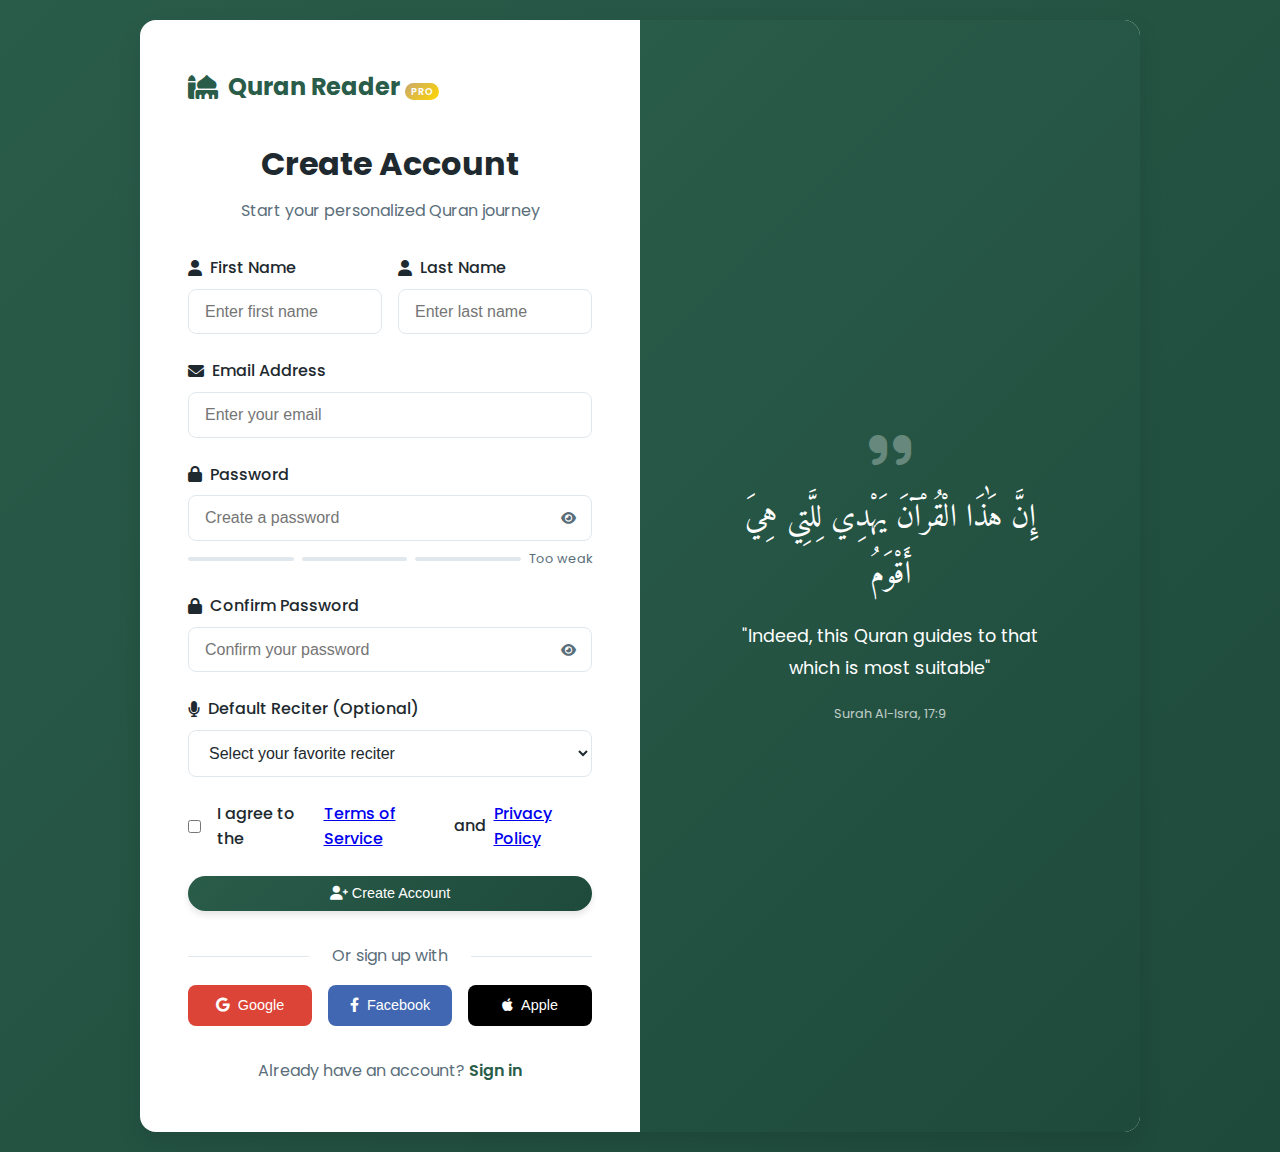
<file: singup.html>
<!DOCTYPE html>
<html lang="en">
<head>
    <meta charset="UTF-8">
    <meta name="viewport" content="width=device-width, initial-scale=1.0">
    <title>Sign Up - Quran Reader Pro</title>
    <link rel="stylesheet" href="styles.css">
    <link href="https://fonts.googleapis.com/css2?family=Amiri:wght@400;700&family=Poppins:wght@300;400;500;600;700&display=swap" rel="stylesheet">
    <link rel="stylesheet" href="https://cdnjs.cloudflare.com/ajax/libs/font-awesome/6.0.0/css/all.min.css">
</head>
<body class="auth-page">
    <div class="auth-container">
        <div class="auth-card animate__animated animate__fadeIn">
            <div class="auth-header">
                <div class="auth-logo">
                    <i class="fas fa-mosque"></i>
                    <span>Quran Reader<span class="pro-badge">PRO</span></span>
                </div>
                <h2>Create Account</h2>
                <p>Start your personalized Quran journey</p>
            </div>

            <div class="auth-body">
                <form id="signupForm" onsubmit="handleSignup(event)">
                    <div class="form-row">
                        <div class="form-group">
                            <label for="firstName">
                                <i class="fas fa-user"></i>
                                First Name
                            </label>
                            <input type="text" id="firstName" name="firstName" placeholder="Enter first name" required>
                        </div>

                        <div class="form-group">
                            <label for="lastName">
                                <i class="fas fa-user"></i>
                                Last Name
                            </label>
                            <input type="text" id="lastName" name="lastName" placeholder="Enter last name" required>
                        </div>
                    </div>

                    <div class="form-group">
                        <label for="email">
                            <i class="fas fa-envelope"></i>
                            Email Address
                        </label>
                        <input type="email" id="email" name="email" placeholder="Enter your email" required>
                    </div>

                    <div class="form-group">
                        <label for="password">
                            <i class="fas fa-lock"></i>
                            Password
                        </label>
                        <div class="password-input">
                            <input type="password" id="password" name="password" placeholder="Create a password" required>
                            <button type="button" class="password-toggle" onclick="togglePassword('password')">
                                <i class="fas fa-eye"></i>
                            </button>
                        </div>
                        <div class="password-strength" id="passwordStrength">
                            <div class="strength-bar"></div>
                            <div class="strength-bar"></div>
                            <div class="strength-bar"></div>
                            <span>Too weak</span>
                        </div>
                    </div>

                    <div class="form-group">
                        <label for="confirmPassword">
                            <i class="fas fa-lock"></i>
                            Confirm Password
                        </label>
                        <div class="password-input">
                            <input type="password" id="confirmPassword" name="confirmPassword" placeholder="Confirm your password" required>
                            <button type="button" class="password-toggle" onclick="togglePassword('confirmPassword')">
                                <i class="fas fa-eye"></i>
                            </button>
                        </div>
                    </div>

                    <div class="form-group">
                        <label>
                            <i class="fas fa-microphone"></i>
                            Default Reciter (Optional)
                        </label>
                        <select id="defaultReciter">
                            <option value="">Select your favorite reciter</option>
                            <option value="1">Mishary Rashid Al Afasy</option>
                            <option value="2">Abu Bakr Al Shatri</option>
                            <option value="3">Nasser Al Qatami</option>
                            <option value="4">Yasser Al Dosari</option>
                            <option value="5">Hani Ar Rifai</option>
                        </select>
                    </div>

                    <div class="form-group terms-group">
                        <label class="checkbox-container">
                            <input type="checkbox" name="terms" required>
                            <span class="checkmark"></span>
                            I agree to the <a href="#">Terms of Service</a> and <a href="#">Privacy Policy</a>
                        </label>
                    </div>

                    <button type="submit" class="btn btn-primary btn-block" id="signupBtn">
                        <i class="fas fa-user-plus"></i>
                        Create Account
                    </button>

                    <div class="social-login">
                        <p>Or sign up with</p>
                        <div class="social-buttons">
                            <button type="button" class="social-btn google" onclick="socialSignup('google')">
                                <i class="fab fa-google"></i>
                                Google
                            </button>
                            <button type="button" class="social-btn facebook" onclick="socialSignup('facebook')">
                                <i class="fab fa-facebook-f"></i>
                                Facebook
                            </button>
                            <button type="button" class="social-btn apple" onclick="socialSignup('apple')">
                                <i class="fab fa-apple"></i>
                                Apple
                            </button>
                        </div>
                    </div>
                </form>
            </div>

            <div class="auth-footer">
                <p>Already have an account? <a href="login.html">Sign in</a></p>
            </div>
        </div>

        <div class="auth-quote">
            <div class="quote-content">
                <i class="fas fa-quote-right"></i>
                <p class="arabic">إِنَّ هَٰذَا الْقُرْآنَ يَهْدِي لِلَّتِي هِيَ أَقْوَمُ</p>
                <p>"Indeed, this Quran guides to that which is most suitable"</p>
                <small>Surah Al-Isra, 17:9</small>
            </div>
        </div>
    </div>

    <script>
        function togglePassword(inputId) {
            const input = document.getElementById(inputId);
            const icon = event.currentTarget.querySelector('i');
            
            if (input.type === 'password') {
                input.type = 'text';
                icon.classList.remove('fa-eye');
                icon.classList.add('fa-eye-slash');
            } else {
                input.type = 'password';
                icon.classList.remove('fa-eye-slash');
                icon.classList.add('fa-eye');
            }
        }

        // Password strength checker
        document.getElementById('password').addEventListener('input', function(e) {
            const password = e.target.value;
            const strengthBars = document.querySelectorAll('#passwordStrength .strength-bar');
            const strengthText = document.querySelector('#passwordStrength span');
            
            let strength = 0;
            
            if (password.length >= 8) strength++;
            if (password.match(/[a-z]/) && password.match(/[A-Z]/)) strength++;
            if (password.match(/[0-9]/)) strength++;
            if (password.match(/[^a-zA-Z0-9]/)) strength++;
            
            strengthBars.forEach((bar, index) => {
                bar.style.backgroundColor = index < strength ? getStrengthColor(strength) : '#e0e0e0';
            });
            
            const strengthLabels = ['Too weak', 'Weak', 'Medium', 'Strong'];
            strengthText.textContent = strengthLabels[strength];
            strengthText.style.color = getStrengthColor(strength);
        });

        function getStrengthColor(strength) {
            const colors = ['#ff6b6b', '#ffa500', '#ffd700', '#4CAF50'];
            return colors[strength] || '#ff6b6b';
        }

        async function handleSignup(event) {
            event.preventDefault();
            
            const password = document.getElementById('password').value;
            const confirmPassword = document.getElementById('confirmPassword').value;
            
            if (password !== confirmPassword) {
                alert('Passwords do not match!');
                return;
            }
            
            const btn = document.getElementById('signupBtn');
            btn.innerHTML = '<i class="fas fa-spinner fa-spin"></i> Creating account...';
            btn.disabled = true;

            try {
                // Here you would integrate with your auth backend
                await new Promise(resolve => setTimeout(resolve, 2000));
                
                // Store user preferences
                const defaultReciter = document.getElementById('defaultReciter').value;
                if (defaultReciter) {
                    localStorage.setItem('defaultReciter', defaultReciter);
                }
                
                // Redirect to dashboard
                window.location.href = 'dashboard.html?welcome=true';
            } catch (error) {
                alert('Signup failed. Please try again.');
            } finally {
                btn.innerHTML = '<i class="fas fa-user-plus"></i> Create Account';
                btn.disabled = false;
            }
        }

        function socialSignup(provider) {
            alert(`${provider} signup will be integrated with Firebase/Auth0`);
        }
    </script>
</body>
</html>
</file>
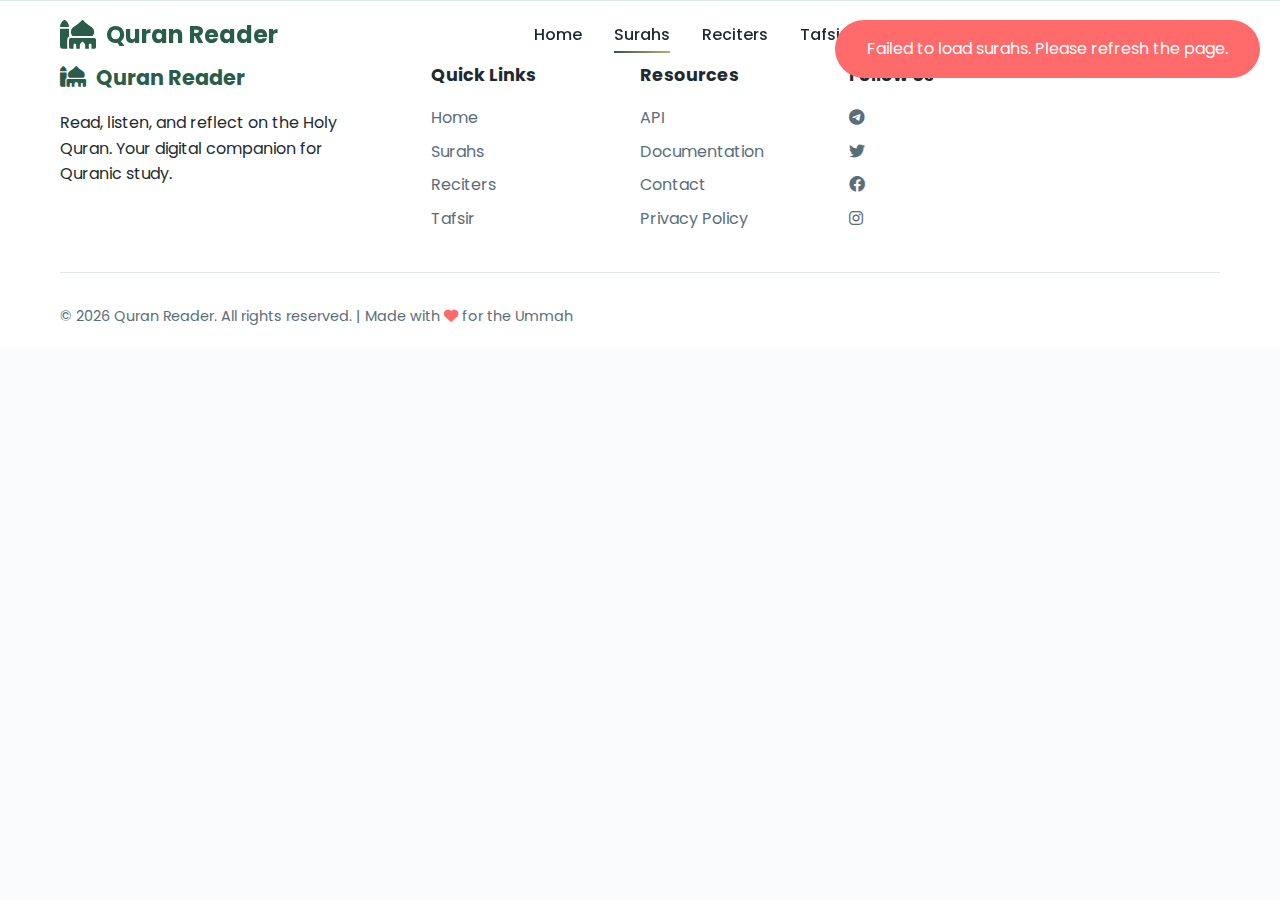
<file: surah.html>
<!DOCTYPE html>
<html lang="en">
<head>
    <meta charset="UTF-8">
    <meta name="viewport" content="width=device-width, initial-scale=1.0">
    <title>Surah - Quran Reader</title>
    <link rel="stylesheet" href="styles.css">
    <link href="https://fonts.googleapis.com/css2?family=Amiri:wght@400;700&family=Poppins:wght@300;400;500;600;700&display=swap" rel="stylesheet">
    <link rel="stylesheet" href="https://cdnjs.cloudflare.com/ajax/libs/font-awesome/6.0.0/css/all.min.css">
    <style>
        .surah-header {
            background: linear-gradient(135deg, var(--primary-color), var(--primary-dark));
            color: white;
            padding: 60px 20px;
            text-align: center;
            margin-top: 80px;
        }
        
        .surah-title {
            font-size: 2.5rem;
            font-family: 'Amiri', serif;
            margin-bottom: 1rem;
        }
        
        .surah-meta {
            display: flex;
            justify-content: center;
            gap: 2rem;
            margin-bottom: 1rem;
        }
        
        .verse-container {
            max-width: 800px;
            margin: 0 auto;
            padding: 2rem 20px;
        }
        
        .verse-item {
            background-color: var(--bg-white);
            border-radius: var(--border-radius);
            padding: 2rem;
            margin-bottom: 1rem;
            box-shadow: var(--shadow-sm);
            transition: var(--transition);
        }
        
        .verse-item:hover {
            box-shadow: var(--shadow-md);
            transform: translateX(5px);
        }
        
        .verse-number {
            display: inline-block;
            width: 30px;
            height: 30px;
            background-color: var(--primary-color);
            color: white;
            border-radius: 50%;
            text-align: center;
            line-height: 30px;
            font-size: 0.9rem;
            margin-bottom: 1rem;
        }
        
        .verse-arabic {
            font-family: 'Amiri', serif;
            font-size: 1.8rem;
            color: var(--text-dark);
            margin-bottom: 1rem;
            line-height: 1.8;
        }
        
        .verse-translation {
            color: var(--text-light);
            font-style: italic;
            margin-bottom: 1rem;
        }
        
        .verse-actions {
            display: flex;
            gap: 1rem;
            margin-top: 1rem;
            padding-top: 1rem;
            border-top: 1px solid var(--border-color);
        }
        
        .verse-actions button {
            background: none;
            border: none;
            color: var(--text-light);
            cursor: pointer;
            transition: var(--transition);
            padding: 0.5rem 1rem;
            border-radius: 50px;
            display: flex;
            align-items: center;
            gap: 0.5rem;
        }
        
        .verse-actions button:hover {
            background-color: var(--bg-cream);
            color: var(--primary-color);
        }
        
        .surah-navigation {
            display: flex;
            justify-content: space-between;
            padding: 2rem 20px;
            max-width: 800px;
            margin: 0 auto;
        }
        
        .nav-button {
            padding: 0.8rem 2rem;
            background-color: var(--bg-white);
            border: 1px solid var(--border-color);
            border-radius: 50px;
            color: var(--text-dark);
            text-decoration: none;
            transition: var(--transition);
            display: flex;
            align-items: center;
            gap: 0.5rem;
        }
        
        .nav-button:hover {
            background-color: var(--primary-color);
            color: white;
            border-color: var(--primary-color);
        }
    </style>
</head>
<body>
    <header class="header">
        <nav class="navbar">
            <div class="nav-container">
                <div class="nav-logo">
                    <i class="fas fa-mosque"></i>
                    <span>Quran Reader</span>
                </div>
                <div class="nav-menu">
                    <a href="index.html">Home</a>
                    <a href="index.html#surahs" class="active">Surahs</a>
                    <a href="index.html#reciters">Reciters</a>
                    <a href="index.html#tafsir">Tafsir</a>
                    <a href="#about">About</a>
                </div>
                <div class="nav-actions">
                    <button class="theme-toggle" id="themeToggle">
                        <i class="fas fa-moon"></i>
                    </button>
                    <button class="menu-toggle" id="menuToggle">
                        <i class="fas fa-bars"></i>
                    </button>
                </div>
            </div>
        </nav>
    </header>

    <div id="surahContent"></div>

    <footer class="footer">
        <div class="container">
            <div class="footer-content">
                <div class="footer-section">
                    <div class="footer-logo">
                        <i class="fas fa-mosque"></i>
                        <span>Quran Reader</span>
                    </div>
                    <p>Read, listen, and reflect on the Holy Quran. Your digital companion for Quranic study.</p>
                </div>
                <div class="footer-section">
                    <h4>Quick Links</h4>
                    <a href="index.html">Home</a>
                    <a href="index.html#surahs">Surahs</a>
                    <a href="index.html#reciters">Reciters</a>
                    <a href="index.html#tafsir">Tafsir</a>
                </div>
                <div class="footer-section">
                    <h4>Resources</h4>
                    <a href="#">API</a>
                    <a href="#">Documentation</a>
                    <a href="#">Contact</a>
                    <a href="#">Privacy Policy</a>
                </div>
                <div class="footer-section">
                    <h4>Follow Us</h4>
                    <div class="social-links">
                        <a href="#"><i class="fab fa-telegram"></i></a>
                        <a href="#"><i class="fab fa-twitter"></i></a>
                        <a href="#"><i class="fab fa-facebook"></i></a>
                        <a href="#"><i class="fab fa-instagram"></i></a>
                    </div>
                </div>
            </div>
            <div class="footer-bottom">
                <p>&copy; 2026 Quran Reader. All rights reserved. | Made with <i class="fas fa-heart" style="color: #ff6b6b;"></i> for the Ummah</p>
            </div>
        </div>
    </footer>

    <script src="script.js"></script>
    <script>
        // Load surah on page load
        document.addEventListener('DOMContentLoaded', async () => {
            const urlParams = new URLSearchParams(window.location.search);
            const surahNo = parseInt(urlParams.get('id')) || 1;
            
            const surahData = await fetchSurah(surahNo);
            if (surahData) {
                displaySurah(surahData);
            }
        });
        
        function displaySurah(surahData) {
            const container = document.getElementById('surahContent');
            const surahNo = surahData.surahNo;
            const prevSurah = surahNo > 1 ? surahNo - 1 : null;
            const nextSurah = surahNo < 114 ? surahNo + 1 : null;
            
            const emoji = getEmojiForSurah(surahNo);
            const revelationEmoji = surahData.revelationPlace?.toLowerCase() === 'mecca' ? '🕋' : '🕌';
            
            let versesHTML = '';
            
            // Generate verses
            for (let i = 0; i < surahData.english.length; i++) {
                versesHTML += `
                    <div class="verse-item" id="verse-${i+1}">
                        <div class="verse-number">${i+1}</div>
                        <div class="verse-arabic">${surahData.arabic1[i] || ''}</div>
                        <div class="verse-translation">${surahData.english[i] || ''}</div>
                        <div class="verse-actions">
                            <button onclick="playVerseAudio(${surahNo}, ${i+1})">
                                <i class="fas fa-play"></i> Listen
                            </button>
                            <button onclick="showVerse(${surahNo}, ${i+1})">
                                <i class="fas fa-info-circle"></i> Details
                            </button>
                            <button onclick="copyVerse('${surahData.arabic1[i] || ''}', '${surahData.english[i] || ''}')">
                                <i class="fas fa-copy"></i> Copy
                            </button>
                        </div>
                    </div>
                `;
            }
            
            container.innerHTML = `
                <div class="surah-header">
                    <h1 class="surah-title">${emoji} ${surahData.surahNameArabicLong || surahData.surahNameArabic}</h1>
                    <div class="surah-meta">
                        <span><i class="fas fa-book-open"></i> ${surahData.surahName}</span>
                        <span>${revelationEmoji} ${surahData.revelationPlace}</span>
                        <span><i class="fas fa-list"></i> ${surahData.totalAyah} Verses</span>
                    </div>
                    <p style="font-size: 1.2rem; opacity: 0.9;">${surahData.surahNameTranslation}</p>
                </div>
                
                <div class="verse-container">
                    ${versesHTML}
                </div>
                
                <div class="surah-navigation">
                    ${prevSurah ? `<a href="surah.html?id=${prevSurah}" class="nav-button">
                        <i class="fas fa-arrow-left"></i> Previous Surah
                    </a>` : '<div></div>'}
                    
                    <a href="index.html#surahs" class="nav-button">
                        <i class="fas fa-grid"></i> All Surahs
                    </a>
                    
                    ${nextSurah ? `<a href="surah.html?id=${nextSurah}" class="nav-button">
                        Next Surah <i class="fas fa-arrow-right"></i>
                    </a>` : '<div></div>'}
                </div>
            `;
        }
        
        async function playVerseAudio(surahNo, ayahNo) {
            const audioData = await fetchAudio(surahNo, ayahNo);
            if (audioData && audioData['1']) {
                const audio = new Audio(audioData['1'].originalUrl || audioData['1'].url);
                audio.play();
            }
        }
        
        function copyVerse(arabic, translation) {
            const text = `${arabic}\n\n${translation}`;
            navigator.clipboard.writeText(text);
            alert('Verse copied to clipboard!');
        }
    </script>
</body>
</html>
</file>
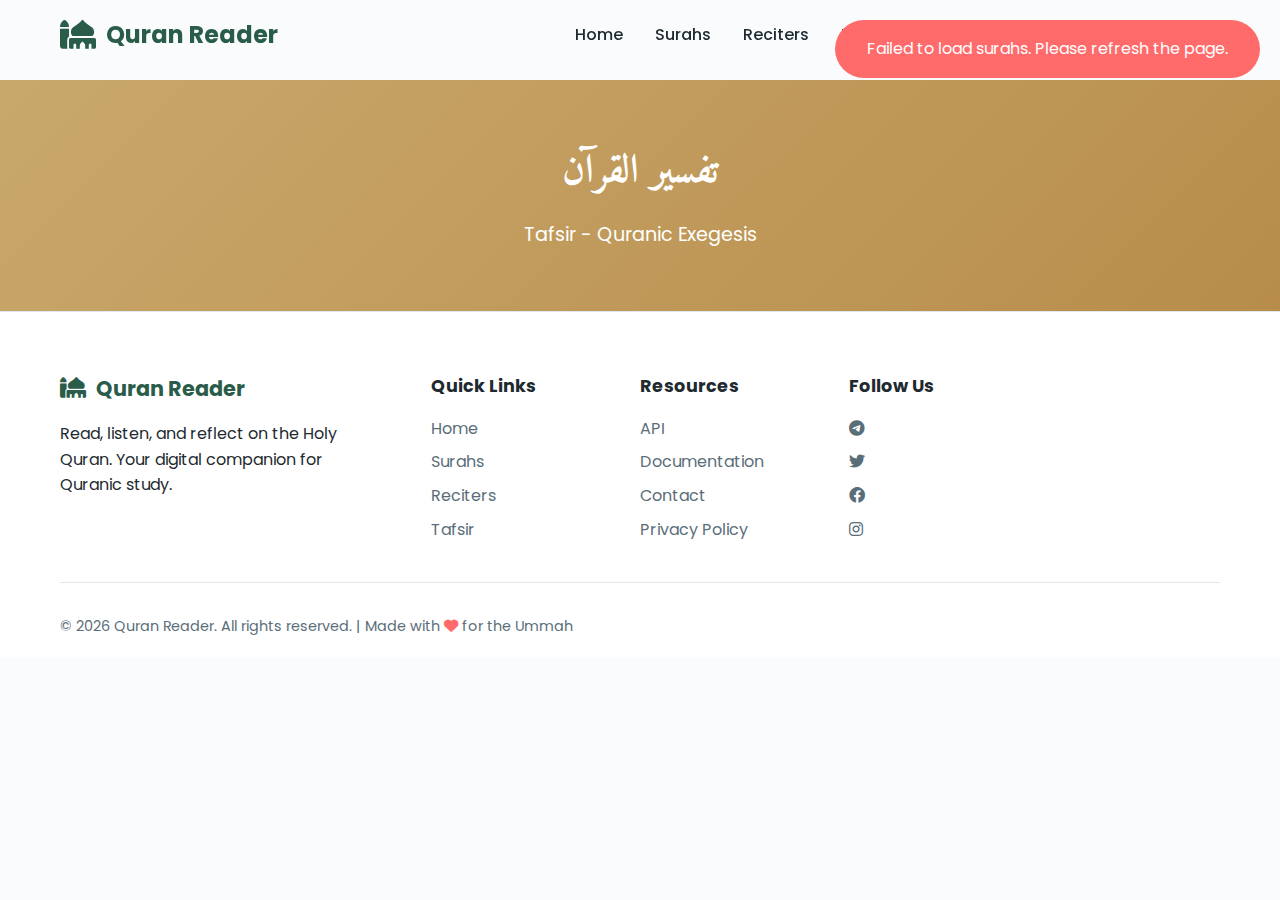
<file: tafsir.html>
<!DOCTYPE html>
<html lang="en">
<head>
    <meta charset="UTF-8">
    <meta name="viewport" content="width=device-width, initial-scale=1.0">
    <title>Tafsir - Quran Reader</title>
    <link rel="stylesheet" href="styles.css">
    <link href="https://fonts.googleapis.com/css2?family=Amiri:wght@400;700&family=Poppins:wght@300;400;500;600;700&display=swap" rel="stylesheet">
    <link rel="stylesheet" href="https://cdnjs.cloudflare.com/ajax/libs/font-awesome/6.0.0/css/all.min.css">
    <style>
        .tafsir-header {
            background: linear-gradient(135deg, var(--secondary-color), #b88d4b);
            color: white;
            padding: 60px 20px;
            text-align: center;
            margin-top: 80px;
        }
        
        .tafsir-container {
            max-width: 900px;
            margin: 0 auto;
            padding: 3rem 20px;
        }
        
        .verse-preview {
            background-color: var(--bg-cream);
            border-radius: var(--border-radius);
            padding: 2rem;
            margin-bottom: 2rem;
            text-align: center;
        }
        
        .verse-preview .arabic {
            font-size: 2rem;
            margin-bottom: 1rem;
        }
        
        .scholar-tabs {
            display: flex;
            gap: 1rem;
            margin-bottom: 2rem;
            flex-wrap: wrap;
        }
        
        .scholar-tab {
            padding: 0.8rem 2rem;
            background-color: var(--bg-white);
            border: 1px solid var(--border-color);
            border-radius: 50px;
            color: var(--text-dark);
            cursor: pointer;
            transition: var(--transition);
        }
        
        .scholar-tab.active {
            background-color: var(--primary-color);
            color: white;
            border-color: var(--primary-color);
        }
        
        .tafsir-content {
            background-color: var(--bg-white);
            border-radius: var(--border-radius);
            padding: 2rem;
            box-shadow: var(--shadow-md);
            line-height: 1.8;
            font-size: 1.1rem;
        }
    </style>
</head>
<body>
    <header class="header">
        <nav class="navbar">
            <div class="nav-container">
                <div class="nav-logo">
                    <i class="fas fa-mosque"></i>
                    <span>Quran Reader</span>
                </div>
                <div class="nav-menu">
                    <a href="index.html">Home</a>
                    <a href="index.html#surahs">Surahs</a>
                    <a href="index.html#reciters">Reciters</a>
                    <a href="index.html#tafsir" class="active">Tafsir</a>
                </div>
                <div class="nav-actions">
                    <button class="theme-toggle" id="themeToggle">
                        <i class="fas fa-moon"></i>
                    </button>
                    <button class="menu-toggle" id="menuToggle">
                        <i class="fas fa-bars"></i>
                    </button>
                </div>
            </div>
        </nav>
    </header>

    <div id="tafsirContent">
        <div class="tafsir-header">
            <h1 style="font-size: 2.5rem; font-family: 'Amiri', serif;">تفسير القرآن</h1>
            <p style="font-size: 1.2rem; margin-top: 1rem;">Tafsir - Quranic Exegesis</p>
        </div>
    </div>

    <footer class="footer">
        <div class="container">
            <div class="footer-content">
                <div class="footer-section">
                    <div class="footer-logo">
                        <i class="fas fa-mosque"></i>
                        <span>Quran Reader</span>
                    </div>
                    <p>Read, listen, and reflect on the Holy Quran. Your digital companion for Quranic study.</p>
                </div>
                <div class="footer-section">
                    <h4>Quick Links</h4>
                    <a href="index.html">Home</a>
                    <a href="index.html#surahs">Surahs</a>
                    <a href="index.html#reciters">Reciters</a>
                    <a href="index.html#tafsir">Tafsir</a>
                </div>
                <div class="footer-section">
                    <h4>Resources</h4>
                    <a href="#">API</a>
                    <a href="#">Documentation</a>
                    <a href="#">Contact</a>
                    <a href="#">Privacy Policy</a>
                </div>
                <div class="footer-section">
                    <h4>Follow Us</h4>
                    <div class="social-links">
                        <a href="#"><i class="fab fa-telegram"></i></a>
                        <a href="#"><i class="fab fa-twitter"></i></a>
                        <a href="#"><i class="fab fa-facebook"></i></a>
                        <a href="#"><i class="fab fa-instagram"></i></a>
                    </div>
                </div>
            </div>
            <div class="footer-bottom">
                <p>&copy; 2026 Quran Reader. All rights reserved. | Made with <i class="fas fa-heart" style="color: #ff6b6b;"></i> for the Ummah</p>
            </div>
        </div>
    </footer>

    <script src="script.js"></script>
    <script>
        document.addEventListener('DOMContentLoaded', async () => {
            const urlParams = new URLSearchParams(window.location.search);
            const surahNo = parseInt(urlParams.get('surah'));
            const ayahNo = parseInt(urlParams.get('ayah'));
            
            if (surahNo && ayahNo) {
                await loadTafsir(surahNo, ayahNo);
            }
        });
        
        async function loadTafsir(surahNo, ayahNo) {
            const tafsirData = await fetchTafsir(surahNo, ayahNo);
            const verseData = await fetchVerse(surahNo, ayahNo);
            
            if (!tafsirData) {
                document.getElementById('tafsirContent').innerHTML += `
                    <div style="text-align: center; padding: 3rem;">
                        <p style="color: var(--text-light);">Tafsir not available for this verse.</p>
                    </div>
                `;
                return;
            }
            
            let activeTab = 0;
            
            function renderTafsir(index) {
                const tafsir = tafsirData.tafsirs[index];
                const container = document.getElementById('tafsirContent');
                
                container.innerHTML = `
                    <div class="tafsir-header">
                        <h1 style="font-size: 2.5rem; font-family: 'Amiri', serif;">تفسير القرآن</h1>
                        <p style="font-size: 1.2rem; margin-top: 1rem;">Tafsir - Quranic Exegesis</p>
                    </div>
                    
                    <div class="tafsir-container">
                        <div class="verse-preview">
                            <div class="arabic">${verseData?.arabic1 || ''}</div>
                            <div style="color: var(--text-light); margin-top: 1rem;">
                                Surah ${verseData?.surahName || ''} (${surahNo}:${ayahNo})
                            </div>
                            <div style="margin-top: 0.5rem; color: var(--primary-color);">
                                ${verseData?.english || ''}
                            </div>
                        </div>
                        
                        <div class="scholar-tabs">
                            ${tafsirData.tafsirs.map((t, i) => `
                                <button class="scholar-tab ${i === index ? 'active' : ''}" 
                                        onclick="loadTafsir(${surahNo}, ${ayahNo}, ${i})">
                                    ${t.author}
                                </button>
                            `).join('')}
                        </div>
                        
                        <div class="tafsir-content">
                            ${tafsir.content.replace(/\n/g, '<br>')}
                        </div>
                        
                        <div style="display: flex; justify-content: center; gap: 1rem; margin-top: 2rem;">
                            <a href="surah.html?id=${surahNo}#verse-${ayahNo}" class="btn btn-primary">
                                <i class="fas fa-book-open"></i> Read Verse
                            </a>
                            <a href="index.html#surahs" class="btn btn-secondary">
                                <i class="fas fa-grid"></i> All Surahs
                            </a>
                        </div>
                    </div>
                `;
            }
            
            renderTafsir(activeTab);
        }
    </script>
</body>
</html>
</file>
<file: styles.css>
/* ========== ROOT VARIABLES ========== */
:root {
    --primary-color: #2a5c4a;
    --primary-dark: #1e4a3b;
    --primary-light: #3a7a63;
    --secondary-color: #c9a86c;
    --secondary-dark: #b88d4b;
    --secondary-light: #d4b87a;
    --text-dark: #1e2a2f;
    --text-light: #5a6e7a;
    --bg-light: #f9fbfd;
    --bg-white: #ffffff;
    --bg-cream: #faf7f2;
    --bg-gradient: linear-gradient(135deg, #2a5c4a 0%, #1e4a3b 100%);
    --border-color: #e1e8ed;
    --shadow-sm: 0 2px 4px rgba(0,0,0,0.05);
    --shadow-md: 0 4px 6px rgba(0,0,0,0.1);
    --shadow-lg: 0 10px 25px rgba(0,0,0,0.1);
    --shadow-hover: 0 15px 35px rgba(42,92,74,0.15);
    --border-radius: 16px;
    --border-radius-sm: 8px;
    --transition: all 0.3s ease;
    --font-size: 16px;
}

[data-theme="dark"] {
    --primary-color: #3a7a63;
    --primary-dark: #2a5c4a;
    --primary-light: #4a9a7a;
    --secondary-color: #d4b87a;
    --text-dark: #e1e8ed;
    --text-light: #b8c5cc;
    --bg-light: #1a262b;
    --bg-white: #1e2a2f;
    --bg-cream: #2a363b;
    --border-color: #3a4a55;
    --shadow-sm: 0 2px 4px rgba(0,0,0,0.2);
    --shadow-md: 0 4px 6px rgba(0,0,0,0.3);
    --shadow-lg: 0 10px 25px rgba(0,0,0,0.4);
}

/* ========== GLOBAL STYLES ========== */
* {
    margin: 0;
    padding: 0;
    box-sizing: border-box;
}

html {
    scroll-behavior: smooth;
}

body {
    font-family: 'Poppins', sans-serif;
    color: var(--text-dark);
    background-color: var(--bg-light);
    line-height: 1.6;
    transition: var(--transition);
    font-size: var(--font-size);
}

.container {
    max-width: 1200px;
    margin: 0 auto;
    padding: 0 20px;
}

/* ========== PRELOADER ========== */
.preloader {
    position: fixed;
    top: 0;
    left: 0;
    width: 100%;
    height: 100%;
    background-color: var(--bg-white);
    z-index: 9999;
    display: flex;
    justify-content: center;
    align-items: center;
}

.loader {
    width: 50px;
    height: 50px;
    border: 3px solid var(--border-color);
    border-top-color: var(--primary-color);
    border-radius: 50%;
    animation: spin 1s linear infinite;
}

@keyframes spin {
    to { transform: rotate(360deg); }
}

/* ========== GLASS EFFECT ========== */
.glass-effect {
    background: rgba(255, 255, 255, 0.1);
    backdrop-filter: blur(10px);
    -webkit-backdrop-filter: blur(10px);
    border-bottom: 1px solid rgba(255, 255, 255, 0.1);
}

[data-theme="dark"] .glass-effect {
    background: rgba(30, 42, 47, 0.1);
}

/* ========== GRADIENT TEXT ========== */
.gradient-text {
    background: linear-gradient(135deg, var(--primary-color), var(--secondary-color));
    -webkit-background-clip: text;
    -webkit-text-fill-color: transparent;
    background-clip: text;
}

/* ========== HEADER ========== */
.header {
    position: fixed;
    top: 0;
    left: 0;
    right: 0;
    z-index: 1000;
}

.nav-container {
    max-width: 1200px;
    margin: 0 auto;
    padding: 1rem 20px;
    display: flex;
    justify-content: space-between;
    align-items: center;
}

.nav-logo {
    display: flex;
    align-items: center;
    gap: 10px;
    font-size: 1.5rem;
    font-weight: 700;
    color: var(--primary-color);
}

.nav-logo i {
    font-size: 1.8rem;
}

.pro-badge {
    background: linear-gradient(135deg, var(--secondary-color), #ffd700);
    color: white;
    font-size: 0.6rem;
    padding: 2px 6px;
    border-radius: 20px;
    margin-left: 5px;
    font-weight: 600;
}

.nav-menu {
    display: flex;
    gap: 2rem;
}

.nav-menu a {
    color: var(--text-dark);
    text-decoration: none;
    font-weight: 500;
    transition: var(--transition);
    position: relative;
}

.nav-menu a::after {
    content: '';
    position: absolute;
    bottom: -5px;
    left: 0;
    width: 0;
    height: 2px;
    background: linear-gradient(135deg, var(--primary-color), var(--secondary-color));
    transition: var(--transition);
}

.nav-menu a:hover::after,
.nav-menu a.active::after {
    width: 100%;
}

.auth-buttons {
    display: flex;
    gap: 1rem;
}

.btn {
    padding: 0.6rem 1.5rem;
    border-radius: 50px;
    font-size: 0.9rem;
    font-weight: 500;
    text-decoration: none;
    transition: var(--transition);
    border: none;
    cursor: pointer;
    display: inline-flex;
    align-items: center;
    gap: 0.5rem;
}

.btn-large {
    padding: 1rem 2.5rem;
    font-size: 1.1rem;
}

.btn-block {
    display: block;
    width: 100%;
}

.btn-primary {
    background: linear-gradient(135deg, var(--primary-color), var(--primary-dark));
    color: white;
    box-shadow: var(--shadow-md);
}

.btn-primary:hover {
    transform: translateY(-2px);
    box-shadow: var(--shadow-lg);
}

.btn-secondary {
    background: linear-gradient(135deg, var(--secondary-color), var(--secondary-dark));
    color: white;
}

.btn-outline {
    background-color: transparent;
    color: var(--primary-color);
    border: 2px solid var(--primary-color);
}

.btn-outline:hover {
    background: linear-gradient(135deg, var(--primary-color), var(--primary-dark));
    color: white;
    border-color: transparent;
}

.btn-danger {
    background-color: #ff6b6b;
    color: white;
}

.btn-danger:hover {
    background-color: #ff5252;
}

/* ========== HERO SECTION ========== */
.hero {
    min-height: 100vh;
    padding: 120px 20px 60px;
    background: radial-gradient(circle at 10% 20%, var(--bg-cream), transparent 50%),
                radial-gradient(circle at 90% 80%, var(--bg-cream), transparent 50%);
    position: relative;
    overflow: hidden;
}

.hero-content {
    max-width: 1200px;
    margin: 0 auto;
    display: grid;
    grid-template-columns: 1fr 1fr;
    gap: 4rem;
    align-items: center;
}

.hero-badge {
    background: linear-gradient(135deg, var(--primary-color), var(--secondary-color));
    color: white;
    padding: 0.5rem 1rem;
    border-radius: 50px;
    font-size: 0.8rem;
    display: inline-block;
    margin-bottom: 1rem;
}

.hero-text h1 {
    font-size: 2.5rem;
    color: var(--primary-color);
    margin-bottom: 1rem;
}

.hero-text h2 {
    font-size: 3rem;
    line-height: 1.2;
    margin-bottom: 1.5rem;
}

.hero-text p {
    font-size: 1.1rem;
    color: var(--text-light);
    margin-bottom: 2rem;
}

.hero-stats {
    display: flex;
    gap: 2rem;
    margin-bottom: 2rem;
}

.hero-stat {
    display: flex;
    align-items: center;
    gap: 1rem;
}

.hero-stat i {
    font-size: 2rem;
    color: var(--primary-color);
}

.stat-number {
    font-size: 1.5rem;
    font-weight: 700;
    color: var(--text-dark);
    display: block;
}

.stat-label {
    font-size: 0.8rem;
    color: var(--text-light);
}

.hero-buttons {
    display: flex;
    gap: 1rem;
    margin-bottom: 2rem;
}

.trust-badges {
    display: flex;
    gap: 2rem;
}

.trust-badges span {
    display: flex;
    align-items: center;
    gap: 0.5rem;
    color: var(--text-light);
}

.trust-badges i {
    color: #4CAF50;
}

.floating-card {
    background: rgba(255, 255, 255, 0.1);
    backdrop-filter: blur(10px);
    border-radius: var(--border-radius);
    padding: 2rem;
    box-shadow: var(--shadow-lg);
    animation: float 6s ease-in-out infinite;
}

.quran-ornament {
    width: 100%;
    height: 200px;
    background: linear-gradient(135deg, var(--primary-color), var(--primary-dark));
    border-radius: var(--border-radius);
    display: flex;
    flex-direction: column;
    justify-content: center;
    align-items: center;
    color: white;
    margin-bottom: 1rem;
}

.quran-ornament i {
    font-size: 3rem;
    margin-bottom: 1rem;
}

.ornament-text {
    font-size: 1.5rem;
    font-family: 'Amiri', serif;
}

.feature-preview {
    background: var(--bg-white);
    border-radius: var(--border-radius-sm);
    padding: 1rem;
}

.preview-item {
    display: flex;
    align-items: center;
    gap: 1rem;
    padding: 0.5rem;
    border-bottom: 1px solid var(--border-color);
}

.preview-item:last-child {
    border-bottom: none;
}

@keyframes float {
    0%, 100% { transform: translateY(0); }
    50% { transform: translateY(-20px); }
}

.wave-divider {
    position: absolute;
    bottom: 0;
    left: 0;
    width: 100%;
    overflow: hidden;
    line-height: 0;
}

.wave-divider svg {
    position: relative;
    display: block;
    width: calc(100% + 1.3px);
    height: 120px;
}

.wave-divider .shape-fill {
    fill: var(--bg-light);
}

/* ========== FEATURES SECTION ========== */
.features {
    padding: 80px 20px;
    background-color: var(--bg-light);
}

.section-header {
    text-align: center;
    margin-bottom: 3rem;
}

.section-badge {
    background: linear-gradient(135deg, var(--primary-color), var(--secondary-color));
    color: white;
    padding: 0.3rem 1rem;
    border-radius: 50px;
    font-size: 0.7rem;
    font-weight: 600;
    letter-spacing: 1px;
    display: inline-block;
    margin-bottom: 1rem;
}

.section-header h2 {
    font-size: 2.5rem;
    margin-bottom: 1rem;
}

.section-header p {
    color: var(--text-light);
    max-width: 600px;
    margin: 0 auto;
}

.features-grid {
    display: grid;
    grid-template-columns: repeat(auto-fit, minmax(300px, 1fr));
    gap: 2rem;
    margin-top: 3rem;
}

.feature-card {
    background-color: var(--bg-white);
    border-radius: var(--border-radius);
    padding: 2rem;
    box-shadow: var(--shadow-sm);
    transition: var(--transition);
    position: relative;
    overflow: hidden;
}

.feature-card:hover {
    transform: translateY(-10px);
    box-shadow: var(--shadow-hover);
}

.feature-card::before {
    content: '';
    position: absolute;
    top: 0;
    left: 0;
    width: 4px;
    height: 100%;
    background: linear-gradient(to bottom, var(--primary-color), var(--secondary-color));
}

.feature-card.featured {
    border: 2px solid var(--secondary-color);
    transform: scale(1.05);
}

.feature-badge {
    position: absolute;
    top: 1rem;
    right: 1rem;
    background: linear-gradient(135deg, var(--secondary-color), #ffd700);
    color: white;
    padding: 0.2rem 1rem;
    border-radius: 50px;
    font-size: 0.7rem;
    font-weight: 600;
}

.feature-icon {
    width: 60px;
    height: 60px;
    background: linear-gradient(135deg, var(--primary-light), var(--primary-color));
    border-radius: 50%;
    display: flex;
    align-items: center;
    justify-content: center;
    margin-bottom: 1.5rem;
}

.feature-icon i {
    font-size: 2rem;
    color: white;
}

.feature-card h3 {
    font-size: 1.3rem;
    margin-bottom: 1rem;
}

.feature-card p {
    color: var(--text-light);
    margin-bottom: 1.5rem;
}

.feature-list {
    list-style: none;
}

.feature-list li {
    display: flex;
    align-items: center;
    gap: 0.5rem;
    margin-bottom: 0.5rem;
    color: var(--text-dark);
}

.feature-list i {
    color: #4CAF50;
}

.reciter-preview {
    background-color: var(--bg-cream);
    border-radius: var(--border-radius-sm);
    padding: 1rem;
}

.reciter-option {
    display: flex;
    align-items: center;
    gap: 0.5rem;
    padding: 0.5rem;
    border-radius: var(--border-radius-sm);
    cursor: pointer;
}

.reciter-option.active {
    background-color: var(--primary-color);
    color: white;
}

.sync-demo {
    display: flex;
    align-items: center;
    justify-content: center;
    gap: 1rem;
    padding: 1rem;
    background-color: var(--bg-cream);
    border-radius: var(--border-radius-sm);
}

.sync-demo i {
    font-size: 1.5rem;
    color: var(--primary-color);
}

/* ========== HOW IT WORKS ========== */
.how-it-works {
    padding: 80px 20px;
    background-color: var(--bg-white);
}

.steps-container {
    max-width: 900px;
    margin: 0 auto;
    display: flex;
    align-items: center;
    justify-content: space-between;
}

.step {
    flex: 1;
    text-align: center;
    position: relative;
}

.step-number {
    width: 40px;
    height: 40px;
    background: linear-gradient(135deg, var(--primary-color), var(--secondary-color));
    color: white;
    border-radius: 50%;
    display: flex;
    align-items: center;
    justify-content: center;
    font-weight: 700;
    margin: 0 auto 1rem;
}

.step-icon {
    width: 80px;
    height: 80px;
    background-color: var(--bg-cream);
    border-radius: 50%;
    display: flex;
    align-items: center;
    justify-content: center;
    margin: 0 auto 1rem;
}

.step-icon i {
    font-size: 2rem;
    color: var(--primary-color);
}

.step h3 {
    font-size: 1.2rem;
    margin-bottom: 0.5rem;
}

.step p {
    color: var(--text-light);
    font-size: 0.9rem;
    margin-bottom: 1rem;
}

.step-demo {
    background-color: var(--bg-cream);
    border-radius: var(--border-radius-sm);
    padding: 0.5rem;
}

.step-demo input,
.step-demo select {
    width: 100%;
    padding: 0.5rem;
    border: 1px solid var(--border-color);
    border-radius: var(--border-radius-sm);
    background-color: var(--bg-white);
    color: var(--text-dark);
    margin-bottom: 0.5rem;
}

.step-demo button {
    width: 100%;
    padding: 0.5rem;
    background: linear-gradient(135deg, var(--primary-color), var(--primary-dark));
    color: white;
    border: none;
    border-radius: var(--border-radius-sm);
    cursor: pointer;
}

.audio-wave {
    display: flex;
    align-items: center;
    gap: 0.5rem;
    justify-content: center;
}

.step-arrow i {
    font-size: 2rem;
    color: var(--primary-color);
    animation: pulse 2s infinite;
}

@keyframes pulse {
    0%, 100% { transform: scale(1); }
    50% { transform: scale(1.2); }
}

/* ========== RECITERS SHOWCASE ========== */
.reciters-showcase {
    padding: 80px 20px;
    background: linear-gradient(135deg, var(--bg-cream) 0%, var(--bg-light) 100%);
}

.reciters-grid {
    display: grid;
    grid-template-columns: repeat(auto-fit, minmax(200px, 1fr));
    gap: 2rem;
    margin-top: 3rem;
}

.reciter-card {
    background-color: var(--bg-white);
    border-radius: var(--border-radius);
    padding: 1.5rem;
    text-align: center;
    box-shadow: var(--shadow-sm);
    transition: var(--transition);
    position: relative;
}

.reciter-card:hover {
    transform: translateY(-10px);
    box-shadow: var(--shadow-lg);
}

.reciter-card.premium {
    border: 2px solid var(--secondary-color);
    transform: scale(1.05);
}

.reciter-badge {
    position: absolute;
    top: -10px;
    left: 50%;
    transform: translateX(-50%);
    background: linear-gradient(135deg, var(--secondary-color), #ffd700);
    color: white;
    padding: 0.2rem 1rem;
    border-radius: 50px;
    font-size: 0.7rem;
    font-weight: 600;
}

.reciter-avatar {
    width: 80px;
    height: 80px;
    background: linear-gradient(135deg, var(--primary-light), var(--primary-color));
    border-radius: 50%;
    display: flex;
    align-items: center;
    justify-content: center;
    margin: 0 auto 1rem;
}

.reciter-avatar i {
    font-size: 3rem;
    color: white;
}

.reciter-card h3 {
    font-size: 1.1rem;
    margin-bottom: 0.5rem;
}

.reciter-country {
    font-size: 0.8rem;
    color: var(--text-light);
    margin-bottom: 0.5rem;
}

.reciter-country i {
    margin-right: 0.25rem;
}

.reciter-stats {
    display: flex;
    justify-content: center;
    gap: 1rem;
    margin-bottom: 1rem;
    font-size: 0.8rem;
}

.reciter-stats span {
    display: flex;
    align-items: center;
    gap: 0.25rem;
}

.btn-sm {
    padding: 0.4rem 1rem;
    font-size: 0.8rem;
}

.reciter-cta {
    text-align: center;
    margin-top: 3rem;
    padding: 2rem;
    background: linear-gradient(135deg, var(--primary-color), var(--primary-dark));
    border-radius: var(--border-radius);
    color: white;
}

.reciter-cta p {
    margin-bottom: 1rem;
}

.reciter-cta .btn {
    background-color: white;
    color: var(--primary-color);
}

/* ========== TESTIMONIALS ========== */
.testimonials {
    padding: 80px 20px;
    background-color: var(--bg-white);
}

.testimonials-grid {
    display: grid;
    grid-template-columns: repeat(auto-fit, minmax(300px, 1fr));
    gap: 2rem;
    margin-top: 3rem;
}

.testimonial-card {
    background-color: var(--bg-cream);
    border-radius: var(--border-radius);
    padding: 2rem;
    transition: var(--transition);
}

.testimonial-card:hover {
    transform: translateY(-10px);
    box-shadow: var(--shadow-md);
}

.testimonial-rating {
    color: #FFD700;
    margin-bottom: 1rem;
}

.testimonial-text {
    color: var(--text-dark);
    font-style: italic;
    margin-bottom: 1.5rem;
    line-height: 1.8;
}

.testimonial-author {
    display: flex;
    align-items: center;
    gap: 1rem;
}

.testimonial-author img {
    width: 50px;
    height: 50px;
    border-radius: 50%;
    object-fit: cover;
}

.testimonial-author h4 {
    font-size: 1rem;
    margin-bottom: 0.2rem;
}

.testimonial-author p {
    font-size: 0.8rem;
    color: var(--text-light);
}

/* ========== PRICING ========== */
.pricing {
    padding: 80px 20px;
    background: linear-gradient(135deg, var(--bg-light) 0%, var(--bg-cream) 100%);
}

.pricing-grid {
    display: grid;
    grid-template-columns: repeat(auto-fit, minmax(280px, 1fr));
    gap: 2rem;
    margin-top: 3rem;
}

.pricing-card {
    background-color: var(--bg-white);
    border-radius: var(--border-radius);
    padding: 2rem;
    box-shadow: var(--shadow-md);
    transition: var(--transition);
    position: relative;
}

.pricing-card:hover {
    transform: translateY(-10px);
    box-shadow: var(--shadow-lg);
}

.pricing-card.popular {
    border: 2px solid var(--secondary-color);
    transform: scale(1.05);
}

.popular-badge {
    position: absolute;
    top: -12px;
    left: 50%;
    transform: translateX(-50%);
    background: linear-gradient(135deg, var(--secondary-color), #ffd700);
    color: white;
    padding: 0.3rem 1.5rem;
    border-radius: 50px;
    font-size: 0.8rem;
    font-weight: 600;
}

.pricing-header {
    text-align: center;
    margin-bottom: 2rem;
}

.pricing-header h3 {
    font-size: 1.5rem;
    margin-bottom: 1rem;
}

.price {
    font-size: 2.5rem;
    font-weight: 700;
    color: var(--primary-color);
}

.price span {
    font-size: 1rem;
    font-weight: 400;
    color: var(--text-light);
}

.pricing-features {
    list-style: none;
    margin-bottom: 2rem;
}

.pricing-features li {
    display: flex;
    align-items: center;
    gap: 0.5rem;
    margin-bottom: 0.8rem;
    color: var(--text-dark);
}

.pricing-features li i {
    width: 20px;
}

.pricing-features li i.fa-check {
    color: #4CAF50;
}

.pricing-features li i.fa-times {
    color: #ff6b6b;
}

.pricing-features li.disabled {
    color: var(--text-light);
    opacity: 0.6;
}

/* ========== CTA SECTION ========== */
.cta {
    padding: 80px 20px;
    background: linear-gradient(135deg, var(--primary-color), var(--primary-dark));
    color: white;
    text-align: center;
}

.cta-content {
    max-width: 600px;
    margin: 0 auto;
}

.cta h2 {
    font-size: 2.5rem;
    margin-bottom: 1rem;
}

.cta p {
    font-size: 1.1rem;
    margin-bottom: 2rem;
    opacity: 0.9;
}

.cta-buttons {
    display: flex;
    gap: 1rem;
    justify-content: center;
    margin-bottom: 2rem;
}

.cta .btn-secondary {
    background-color: rgba(255, 255, 255, 0.2);
    border: 1px solid rgba(255, 255, 255, 0.3);
}

.cta-stats {
    display: flex;
    justify-content: center;
    gap: 2rem;
}

.cta-stats span {
    display: flex;
    align-items: center;
    gap: 0.5rem;
}

/* ========== FOOTER ========== */
.footer {
    background-color: var(--bg-white);
    padding: 60px 20px 20px;
    border-top: 1px solid var(--border-color);
}

.footer-content {
    display: grid;
    grid-template-columns: 2fr 1fr 1fr 1fr 1fr;
    gap: 3rem;
    margin-bottom: 2rem;
}

.footer-logo {
    display: flex;
    align-items: center;
    gap: 10px;
    font-size: 1.3rem;
    font-weight: 700;
    color: var(--primary-color);
    margin-bottom: 1rem;
}

.footer-social {
    display: flex;
    gap: 1rem;
    margin-top: 1rem;
}

.footer-social a {
    width: 36px;
    height: 36px;
    background-color: var(--bg-cream);
    border-radius: 50%;
    display: flex;
    align-items: center;
    justify-content: center;
    color: var(--text-dark);
    transition: var(--transition);
}

.footer-social a:hover {
    background-color: var(--primary-color);
    color: white;
    transform: translateY(-3px);
}

.footer-section h4 {
    font-size: 1.1rem;
    margin-bottom: 1rem;
    color: var(--text-dark);
}

.footer-section a {
    display: block;
    color: var(--text-light);
    text-decoration: none;
    margin-bottom: 0.5rem;
    transition: var(--transition);
}

.footer-section a:hover {
    color: var(--primary-color);
    transform: translateX(5px);
}

.app-badge {
    display: flex;
    align-items: center;
    gap: 0.5rem;
    padding: 0.5rem 1rem;
    background-color: var(--bg-cream);
    border-radius: var(--border-radius-sm);
    margin-bottom: 0.5rem;
    color: var(--text-dark);
}

.app-badge:hover {
    background-color: var(--primary-color);
    color: white;
    transform: translateX(0);
}

.footer-bottom {
    padding-top: 2rem;
    border-top: 1px solid var(--border-color);
    display: flex;
    justify-content: space-between;
    align-items: center;
    color: var(--text-light);
    font-size: 0.9rem;
}

.footer-lang select {
    padding: 0.3rem 1rem;
    border: 1px solid var(--border-color);
    border-radius: var(--border-radius-sm);
    background-color: var(--bg-white);
    color: var(--text-dark);
}

/* ========== AUTH PAGES ========== */
.auth-page {
    min-height: 100vh;
    display: flex;
    align-items: center;
    justify-content: center;
    background: linear-gradient(135deg, var(--primary-color) 0%, var(--primary-dark) 100%);
    padding: 20px;
}

.auth-container {
    max-width: 1000px;
    width: 100%;
    display: grid;
    grid-template-columns: 1fr 1fr;
    background-color: var(--bg-white);
    border-radius: var(--border-radius);
    overflow: hidden;
    box-shadow: var(--shadow-lg);
}

.auth-card {
    padding: 3rem;
}

.auth-logo {
    display: flex;
    align-items: center;
    gap: 10px;
    font-size: 1.5rem;
    font-weight: 700;
    color: var(--primary-color);
    margin-bottom: 2rem;
}

.auth-header {
    text-align: center;
    margin-bottom: 2rem;
}

.auth-header h2 {
    font-size: 2rem;
    margin-bottom: 0.5rem;
}

.auth-header p {
    color: var(--text-light);
}

.form-group {
    margin-bottom: 1.5rem;
}

.form-group label {
    display: flex;
    align-items: center;
    gap: 0.5rem;
    margin-bottom: 0.5rem;
    color: var(--text-dark);
    font-weight: 500;
}

.form-group input,
.form-group select {
    width: 100%;
    padding: 0.8rem 1rem;
    border: 1px solid var(--border-color);
    border-radius: var(--border-radius-sm);
    background-color: var(--bg-white);
    color: var(--text-dark);
    font-size: 1rem;
    transition: var(--transition);
}

.form-group input:focus,
.form-group select:focus {
    outline: none;
    border-color: var(--primary-color);
    box-shadow: 0 0 0 3px rgba(42, 92, 74, 0.1);
}

.form-row {
    display: grid;
    grid-template-columns: 1fr 1fr;
    gap: 1rem;
}

.password-input {
    position: relative;
}

.password-toggle {
    position: absolute;
    right: 1rem;
    top: 50%;
    transform: translateY(-50%);
    background: none;
    border: none;
    color: var(--text-light);
    cursor: pointer;
}

.password-strength {
    display: flex;
    gap: 0.5rem;
    margin-top: 0.5rem;
    align-items: center;
}

.strength-bar {
    flex: 1;
    height: 4px;
    background-color: var(--border-color);
    border-radius: 2px;
}

.password-strength span {
    font-size: 0.8rem;
    color: var(--text-light);
}

.form-options {
    display: flex;
    justify-content: space-between;
    align-items: center;
    margin-bottom: 1.5rem;
}

.checkbox-container {
    display: flex;
    align-items: center;
    gap: 0.5rem;
    cursor: pointer;
    color: var(--text-dark);
}

.checkbox-container input {
    width: auto;
}

.forgot-link {
    color: var(--primary-color);
    text-decoration: none;
}

.social-login {
    margin-top: 2rem;
    text-align: center;
}

.social-login p {
    color: var(--text-light);
    margin-bottom: 1rem;
    position: relative;
}

.social-login p::before,
.social-login p::after {
    content: '';
    position: absolute;
    top: 50%;
    width: 30%;
    height: 1px;
    background-color: var(--border-color);
}

.social-login p::before {
    left: 0;
}

.social-login p::after {
    right: 0;
}

.social-buttons {
    display: grid;
    grid-template-columns: repeat(3, 1fr);
    gap: 1rem;
}

.social-btn {
    padding: 0.8rem;
    border: none;
    border-radius: var(--border-radius-sm);
    font-size: 0.9rem;
    font-weight: 500;
    cursor: pointer;
    transition: var(--transition);
    display: flex;
    align-items: center;
    justify-content: center;
    gap: 0.5rem;
}

.social-btn.google {
    background-color: #DB4437;
    color: white;
}

.social-btn.facebook {
    background-color: #4267B2;
    color: white;
}

.social-btn.apple {
    background-color: #000000;
    color: white;
}

.social-btn:hover {
    opacity: 0.9;
    transform: translateY(-2px);
}

.auth-footer {
    text-align: center;
    margin-top: 2rem;
    color: var(--text-light);
}

.auth-footer a {
    color: var(--primary-color);
    text-decoration: none;
    font-weight: 600;
}

.auth-features {
    display: flex;
    justify-content: center;
    gap: 1rem;
    margin-top: 2rem;
    padding-top: 2rem;
    border-top: 1px solid var(--border-color);
}

.feature {
    display: flex;
    align-items: center;
    gap: 0.5rem;
    color: var(--text-light);
    font-size: 0.9rem;
}

.feature i {
    color: var(--primary-color);
}

.auth-quote {
    background: linear-gradient(135deg, var(--primary-color), var(--primary-dark));
    display: flex;
    align-items: center;
    justify-content: center;
    padding: 2rem;
    color: white;
}

.quote-content {
    text-align: center;
    max-width: 300px;
}

.quote-content i {
    font-size: 3rem;
    margin-bottom: 1rem;
    opacity: 0.3;
}

.quote-content .arabic {
    font-size: 2rem;
    margin-bottom: 1rem;
    color: white;
}

.quote-content p {
    font-size: 1.1rem;
    margin-bottom: 1rem;
    line-height: 1.8;
}

.quote-content small {
    opacity: 0.7;
    font-size: 0.8rem;
}

/* ========== DASHBOARD ========== */
.dashboard-page {
    background-color: var(--bg-light);
}

.dashboard-container {
    display: flex;
    min-height: 100vh;
}

.sidebar {
    width: 280px;
    background-color: var(--bg-white);
    border-right: 1px solid var(--border-color);
    position: fixed;
    height: 100vh;
    overflow-y: auto;
    transition: var(--transition);
}

.sidebar.collapsed {
    width: 80px;
}

.sidebar.collapsed .sidebar-logo span,
.sidebar.collapsed .user-info,
.sidebar.collapsed .nav-item span,
.sidebar.collapsed .current-reciter div,
.sidebar.collapsed .btn span {
    display: none;
}

.sidebar-header {
    padding: 1rem;
    display: flex;
    justify-content: space-between;
    align-items: center;
    border-bottom: 1px solid var(--border-color);
}

.sidebar-logo {
    display: flex;
    align-items: center;
    gap: 10px;
    font-size: 1.2rem;
    font-weight: 700;
    color: var(--primary-color);
}

.sidebar-toggle {
    width: 32px;
    height: 32px;
    background-color: var(--bg-cream);
    border: none;
    border-radius: 50%;
    display: flex;
    align-items: center;
    justify-content: center;
    cursor: pointer;
    transition: var(--transition);
}

.sidebar-toggle:hover {
    background-color: var(--primary-color);
    color: white;
}

.user-profile {
    padding: 1rem;
    display: flex;
    align-items: center;
    gap: 1rem;
    border-bottom: 1px solid var(--border-color);
}

.user-avatar {
    width: 50px;
    height: 50px;
    background: linear-gradient(135deg, var(--primary-light), var(--primary-color));
    border-radius: 50%;
    display: flex;
    align-items: center;
    justify-content: center;
}

.user-avatar i {
    font-size: 2rem;
    color: white;
}

.user-info h4 {
    font-size: 1rem;
    margin-bottom: 0.2rem;
}

.user-info p {
    font-size: 0.8rem;
    color: var(--text-light);
}

.user-menu-btn {
    background: none;
    border: none;
    cursor: pointer;
    color: var(--text-light);
    margin-left: auto;
}

.quick-stats {
    padding: 1rem;
    display: grid;
    grid-template-columns: 1fr 1fr;
    gap: 1rem;
    border-bottom: 1px solid var(--border-color);
}

.quick-stats .stat-item {
    display: flex;
    align-items: center;
    gap: 0.5rem;
}

.quick-stats .stat-value {
    font-size: 1.1rem;
    font-weight: 700;
    display: block;
}

.quick-stats .stat-label {
    font-size: 0.7rem;
}

.sidebar-nav {
    padding: 1rem;
}

.nav-item {
    display: flex;
    align-items: center;
    gap: 1rem;
    padding: 0.8rem 1rem;
    color: var(--text-dark);
    text-decoration: none;
    border-radius: var(--border-radius-sm);
    transition: var(--transition);
    margin-bottom: 0.5rem;
}

.nav-item:hover {
    background-color: var(--bg-cream);
    color: var(--primary-color);
}

.nav-item.active {
    background: linear-gradient(135deg, var(--primary-light), var(--primary-color));
    color: white;
}

.nav-item i {
    width: 20px;
}

.badge {
    margin-left: auto;
    background-color: var(--secondary-color);
    color: white;
    padding: 2px 8px;
    border-radius: 20px;
    font-size: 0.7rem;
}

.sidebar-footer {
    padding: 1rem;
    border-top: 1px solid var(--border-color);
}

.current-reciter {
    display: flex;
    align-items: center;
    gap: 1rem;
    margin-bottom: 1rem;
}

.current-reciter i {
    font-size: 1.5rem;
    color: var(--primary-color);
}

.current-reciter .label {
    font-size: 0.7rem;
    color: var(--text-light);
    display: block;
}

.current-reciter .value {
    font-weight: 600;
}

.main-content {
    flex: 1;
    margin-left: 280px;
    transition: var(--transition);
}

.sidebar.collapsed + .main-content {
    margin-left: 80px;
}

.dashboard-header {
    background-color: var(--bg-white);
    padding: 1rem 2rem;
    display: flex;
    justify-content: space-between;
    align-items: center;
    border-bottom: 1px solid var(--border-color);
    position: sticky;
    top: 0;
    z-index: 100;
}

.header-search {
    display: flex;
    align-items: center;
    gap: 0.5rem;
    background-color: var(--bg-cream);
    padding: 0.5rem 1rem;
    border-radius: 50px;
    width: 300px;
}

.header-search i {
    color: var(--text-light);
}

.header-search input {
    border: none;
    background: none;
    width: 100%;
    color: var(--text-dark);
}

.header-search input:focus {
    outline: none;
}

.header-actions {
    display: flex;
    gap: 1rem;
}

.header-btn {
    width: 40px;
    height: 40px;
    background-color: var(--bg-cream);
    border: none;
    border-radius: 50%;
    display: flex;
    align-items: center;
    justify-content: center;
    cursor: pointer;
    transition: var(--transition);
    position: relative;
}

.header-btn:hover {
    background-color: var(--primary-color);
    color: white;
}

.notification-badge {
    position: absolute;
    top: -5px;
    right: -5px;
    background-color: #ff6b6b;
    color: white;
    font-size: 0.6rem;
    padding: 2px 6px;
    border-radius: 10px;
}

.dashboard-content {
    padding: 2rem;
}

.welcome-banner {
    background: linear-gradient(135deg, var(--primary-color), var(--primary-dark));
    border-radius: var(--border-radius);
    padding: 2rem;
    color: white;
    margin-bottom: 2rem;
    display: flex;
    justify-content: space-between;
    align-items: center;
}

.welcome-banner h1 {
    font-size: 1.8rem;
    margin-bottom: 0.5rem;
}

.welcome-banner p {
    opacity: 0.9;
}

.welcome-banner .btn {
    background-color: white;
    color: var(--primary-color);
}

.last-read {
    margin-bottom: 2rem;
}

.last-read h2 {
    font-size: 1.3rem;
    margin-bottom: 1rem;
}

.last-read-card {
    background-color: var(--bg-white);
    border-radius: var(--border-radius);
    padding: 1.5rem;
    display: flex;
    justify-content: space-between;
    align-items: center;
    box-shadow: var(--shadow-sm);
}

.surah-info {
    display: flex;
    align-items: center;
    gap: 1.5rem;
}

.surah-number {
    width: 50px;
    height: 50px;
    background: linear-gradient(135deg, var(--primary-light), var(--primary-color));
    border-radius: 50%;
    display: flex;
    align-items: center;
    justify-content: center;
    color: white;
    font-weight: 700;
    font-size: 1.2rem;
}

.surah-info h3 {
    font-size: 1.2rem;
    margin-bottom: 0.2rem;
}

.arabic-small {
    font-family: 'Amiri', serif;
    font-size: 1rem;
    color: var(--primary-color);
    margin-left: 0.5rem;
}

.surah-info p {
    font-size: 0.8rem;
    color: var(--text-light);
}

.last-read-actions {
    display: flex;
    gap: 0.5rem;
}

.btn-icon {
    width: 40px;
    height: 40px;
    background-color: var(--bg-cream);
    border: none;
    border-radius: 50%;
    display: flex;
    align-items: center;
    justify-content: center;
    cursor: pointer;
    transition: var(--transition);
}

.btn-icon:hover {
    background-color: var(--primary-color);
    color: white;
}

.quick-actions {
    margin-bottom: 2rem;
}

.quick-actions h2 {
    font-size: 1.3rem;
    margin-bottom: 1rem;
}

.action-grid {
    display: grid;
    grid-template-columns: repeat(4, 1fr);
    gap: 1rem;
}

.action-card {
    background-color: var(--bg-white);
    border-radius: var(--border-radius);
    padding: 1.5rem;
    text-align: center;
    text-decoration: none;
    color: var(--text-dark);
    transition: var(--transition);
    box-shadow: var(--shadow-sm);
}

.action-card:hover {
    transform: translateY(-5px);
    box-shadow: var(--shadow-md);
    color: var(--primary-color);
}

.action-card i {
    font-size: 2rem;
    color: var(--primary-color);
    margin-bottom: 1rem;
}

.action-card span {
    display: block;
    font-size: 0.9rem;
    font-weight: 500;
}

.recent-surahs {
    background-color: var(--bg-white);
    border-radius: var(--border-radius);
    padding: 1.5rem;
    margin-bottom: 2rem;
}

.recent-surahs .section-header {
    display: flex;
    justify-content: space-between;
    align-items: center;
    margin-bottom: 1rem;
}

.recent-surahs h2 {
    font-size: 1.3rem;
}

.view-all {
    color: var(--primary-color);
    text-decoration: none;
    font-size: 0.9rem;
}

.surah-list {
    display: flex;
    flex-direction: column;
    gap: 0.5rem;
}

.surah-item {
    display: flex;
    align-items: center;
    gap: 1rem;
    padding: 0.8rem;
    background-color: var(--bg-cream);
    border-radius: var(--border-radius-sm);
    transition: var(--transition);
}

.surah-item:hover {
    background-color: var(--primary-color);
    color: white;
}

.surah-item:hover .surah-name,
.surah-item:hover .arabic,
.surah-item:hover .read-date {
    color: white;
}

.surah-num {
    font-weight: 700;
    color: var(--primary-color);
    width: 30px;
}

.surah-details {
    flex: 1;
}

.surah-name {
    font-weight: 600;
    margin-right: 0.5rem;
}

.arabic {
    font-family: 'Amiri', serif;
    color: var(--primary-color);
}

.read-date {
    font-size: 0.7rem;
    color: var(--text-light);
    margin-left: 1rem;
}

.recommended {
    margin-bottom: 2rem;
}

.recommended h2 {
    font-size: 1.3rem;
    margin-bottom: 1rem;
}

.recommended-grid {
    display: grid;
    grid-template-columns: repeat(3, 1fr);
    gap: 1rem;
}

.recommend-card {
    background: linear-gradient(135deg, var(--bg-cream), var(--bg-white));
    border-radius: var(--border-radius);
    padding: 1.5rem;
    box-shadow: var(--shadow-sm);
}

.recommend-card i {
    font-size: 2rem;
    color: var(--secondary-color);
    margin-bottom: 1rem;
}

.recommend-card h4 {
    font-size: 1.1rem;
    margin-bottom: 0.5rem;
}

.recommend-card p {
    font-size: 0.8rem;
    color: var(--text-light);
    margin-bottom: 1rem;
}

.recommend-card button {
    background: none;
    border: none;
    color: var(--primary-color);
    cursor: pointer;
    font-weight: 600;
    padding: 0;
}

.recommend-card button:hover {
    text-decoration: underline;
}

/* ========== NOW PLAYING BAR ========== */
.now-playing {
    position: fixed;
    bottom: 0;
    left: 0;
    right: 0;
    background-color: var(--bg-white);
    border-top: 1px solid var(--border-color);
    padding: 1rem 2rem;
    display: flex;
    align-items: center;
    justify-content: space-between;
    transform: translateY(100%);
    transition: transform 0.3s ease;
    z-index: 1000;
}

.now-playing.show {
    transform: translateY(0);
}

.now-playing-info {
    display: flex;
    align-items: center;
    gap: 1rem;
}

.now-playing-info i {
    font-size: 1.5rem;
    color: var(--primary-color);
}

.now-playing-info .surah-name {
    font-weight: 600;
    display: block;
}

.now-playing-info .verse-num {
    font-size: 0.8rem;
    color: var(--text-light);
}

.now-playing-controls {
    display: flex;
    align-items: center;
    gap: 1rem;
}

.now-playing-controls button {
    width: 40px;
    height: 40px;
    background-color: var(--bg-cream);
    border: none;
    border-radius: 50%;
    display: flex;
    align-items: center;
    justify-content: center;
    cursor: pointer;
    transition: var(--transition);
}

.now-playing-controls button:hover {
    background-color: var(--primary-color);
    color: white;
}

.now-playing-controls .play-btn {
    width: 50px;
    height: 50px;
    background-color: var(--primary-color);
    color: white;
}

.now-playing-reciter {
    display: flex;
    align-items: center;
    gap: 0.5rem;
    color: var(--text-light);
}

.close-now-playing {
    background: none;
    border: none;
    color: var(--text-light);
    cursor: pointer;
    padding: 0.5rem;
}

.close-now-playing:hover {
    color: #ff6b6b;
}

/* ========== PROFILE SETTINGS ========== */
.profile-settings h1 {
    font-size: 2rem;
    margin-bottom: 2rem;
}

.settings-grid {
    display: grid;
    grid-template-columns: repeat(auto-fit, minmax(400px, 1fr));
    gap: 2rem;
}

.settings-card {
    background-color: var(--bg-white);
    border-radius: var(--border-radius);
    padding: 2rem;
    box-shadow: var(--shadow-sm);
}

.settings-card h3 {
    display: flex;
    align-items: center;
    gap: 0.5rem;
    font-size: 1.2rem;
    margin-bottom: 1.5rem;
    padding-bottom: 1rem;
    border-bottom: 1px solid var(--border-color);
}

.settings-card h3 i {
    color: var(--primary-color);
}

.reciter-selector {
    margin-bottom: 1.5rem;
}

.reciter-option {
    display: flex;
    align-items: center;
    padding: 0.5rem;
    border: 1px solid var(--border-color);
    border-radius: var(--border-radius-sm);
    margin-bottom: 0.5rem;
    cursor: pointer;
    transition: var(--transition);
}

.reciter-option.active {
    border-color: var(--primary-color);
    background-color: var(--bg-cream);
}

.reciter-option input[type="radio"] {
    margin-right: 1rem;
}

.reciter-option label {
    display: flex;
    align-items: center;
    gap: 1rem;
    cursor: pointer;
    width: 100%;
}

.reciter-option i {
    font-size: 1.5rem;
    color: var(--primary-color);
}

.reciter-option small {
    color: var(--text-light);
    display: block;
}

.theme-options {
    display: flex;
    gap: 1rem;
    margin-bottom: 1.5rem;
}

.theme-option {
    flex: 1;
    text-align: center;
    cursor: pointer;
}

.theme-option.active .theme-preview {
    border: 3px solid var(--primary-color);
}

.theme-preview {
    height: 80px;
    border-radius: var(--border-radius-sm);
    margin-bottom: 0.5rem;
    transition: var(--transition);
}

.theme-preview.light {
    background: linear-gradient(135deg, #f9fbfd, #ffffff);
    border: 1px solid var(--border-color);
}

.theme-preview.dark {
    background: linear-gradient(135deg, #1a262b, #1e2a2f);
}

.theme-preview.auto {
    background: linear-gradient(135deg, #f9fbfd 50%, #1a262b 50%);
}

.range-labels {
    display: flex;
    justify-content: space-between;
    margin-top: 0.5rem;
    color: var(--text-light);
}

.notification-option {
    display: flex;
    align-items: center;
    gap: 1rem;
    margin-bottom: 1.5rem;
    padding-bottom: 1.5rem;
    border-bottom: 1px solid var(--border-color);
}

.notification-option:last-child {
    border-bottom: none;
    padding-bottom: 0;
}

.switch {
    position: relative;
    display: inline-block;
    width: 50px;
    height: 24px;
}

.switch input {
    opacity: 0;
    width: 0;
    height: 0;
}

.slider {
    position: absolute;
    cursor: pointer;
    top: 0;
    left: 0;
    right: 0;
    bottom: 0;
    background-color: var(--border-color);
    transition: .4s;
    border-radius: 34px;
}

.slider:before {
    position: absolute;
    content: "";
    height: 20px;
    width: 20px;
    left: 2px;
    bottom: 2px;
    background-color: white;
    transition: .4s;
    border-radius: 50%;
}

input:checked + .slider {
    background-color: var(--primary-color);
}

input:checked + .slider:before {
    transform: translateX(26px);
}

.plan-info {
    text-align: center;
}

.plan-badge {
    display: inline-block;
    padding: 0.3rem 1.5rem;
    border-radius: 50px;
    font-size: 0.9rem;
    font-weight: 600;
    margin-bottom: 1rem;
}

.plan-badge.free {
    background-color: var(--bg-cream);
    color: var(--text-dark);
}

.plan-badge.pro {
    background: linear-gradient(135deg, var(--secondary-color), #ffd700);
    color: white;
}

.plan-info ul {
    list-style: none;
    margin: 1rem 0;
    text-align: left;
}

.plan-info li {
    display: flex;
    align-items: center;
    gap: 0.5rem;
    margin-bottom: 0.5rem;
}

.plan-info li i.fa-check {
    color: #4CAF50;
}

.plan-info li i.fa-times {
    color: #ff6b6b;
}

/* ========== MODAL ========== */
.modal {
    display: none;
    position: fixed;
    top: 0;
    left: 0;
    width: 100%;
    height: 100%;
    background-color: rgba(0, 0, 0, 0.7);
    z-index: 2000;
    overflow-y: auto;
    padding: 20px;
}

.modal-content {
    background-color: var(--bg-white);
    max-width: 500px;
    margin: 50px auto;
    border-radius: var(--border-radius);
    box-shadow: var(--shadow-lg);
    animation: modalSlideIn 0.3s ease;
}

@keyframes modalSlideIn {
    from {
        transform: translateY(-50px);
        opacity: 0;
    }
    to {
        transform: translateY(0);
        opacity: 1;
    }
}

.modal-header {
    padding: 1.5rem;
    border-bottom: 1px solid var(--border-color);
    display: flex;
    justify-content: space-between;
    align-items: center;
}

.modal-header h3 {
    font-size: 1.3rem;
    color: var(--primary-color);
}

.close-modal {
    background: none;
    border: none;
    font-size: 2rem;
    color: var(--text-light);
    cursor: pointer;
    transition: var(--transition);
}

.close-modal:hover {
    color: #ff6b6b;
    transform: rotate(90deg);
}

.modal-body {
    padding: 2rem;
}

.preview-info {
    text-align: center;
    margin-bottom: 2rem;
}

.preview-info i {
    font-size: 4rem;
    color: var(--primary-color);
    margin-bottom: 1rem;
}

.preview-info h4 {
    font-size: 1.2rem;
    margin-bottom: 0.5rem;
}

.preview-info p {
    color: var(--text-light);
}

.preview-audio {
    margin-bottom: 2rem;
}

.preview-audio audio {
    width: 100%;
}

.preview-note {
    text-align: center;
    color: var(--text-light);
    font-size: 0.9rem;
    font-style: italic;
}

.modal-footer {
    padding: 1.5rem;
    border-top: 1px solid var(--border-color);
    display: flex;
    gap: 1rem;
    justify-content: flex-end;
}

/* ========== RESPONSIVE ========== */
@media (max-width: 1024px) {
    .hero-content {
        grid-template-columns: 1fr;
        text-align: center;
    }
    
    .hero-buttons {
        justify-content: center;
    }
    
    .hero-stats {
        justify-content: center;
    }
    
    .trust-badges {
        justify-content: center;
    }
    
    .hero-image {
        display: none;
    }
    
    .steps-container {
        flex-direction: column;
        gap: 2rem;
    }
    
    .step-arrow {
        transform: rotate(90deg);
    }
    
    .footer-content {
        grid-template-columns: repeat(2, 1fr);
    }
    
    .action-grid {
        grid-template-columns: repeat(2, 1fr);
    }
    
    .recommended-grid {
        grid-template-columns: 1fr;
    }
}

@media (max-width: 768px) {
    .nav-menu {
        display: none;
    }
    
    .auth-buttons .btn:first-child {
        display: none;
    }
    
    .auth-container {
        grid-template-columns: 1fr;
    }
    
    .auth-quote {
        display: none;
    }
    
    .sidebar {
        width: 0;
        transform: translateX(-100%);
    }
    
    .sidebar.show {
        width: 280px;
        transform: translateX(0);
    }
    
    .main-content {
        margin-left: 0;
    }
    
    .dashboard-header {
        padding: 1rem;
    }
    
    .header-search {
        width: auto;
    }
    
    .welcome-banner {
        flex-direction: column;
        text-align: center;
        gap: 1rem;
    }
    
    .action-grid {
        grid-template-columns: 1fr;
    }
    
    .settings-grid {
        grid-template-columns: 1fr;
    }
    
    .footer-content {
        grid-template-columns: 1fr;
    }
    
    .footer-bottom {
        flex-direction: column;
        gap: 1rem;
        text-align: center;
    }
}

@media (max-width: 480px) {
    .hero-text h2 {
        font-size: 2rem;
    }
    
    .hero-buttons {
        flex-direction: column;
    }
    
    .trust-badges {
        flex-direction: column;
        align-items: center;
    }
    
    .section-header h2 {
        font-size: 1.8rem;
    }
    
    .form-row {
        grid-template-columns: 1fr;
    }
    
    .social-buttons {
        grid-template-columns: 1fr;
    }
    
    .quick-stats {
        grid-template-columns: 1fr;
    }
    
    .last-read-card {
        flex-direction: column;
        text-align: center;
        gap: 1rem;
    }
    
    .surah-info {
        flex-direction: column;
        gap: 0.5rem;
    }
    
    .now-playing {
        flex-direction: column;
        gap: 1rem;
        padding: 1rem;
    }
}
</file>
